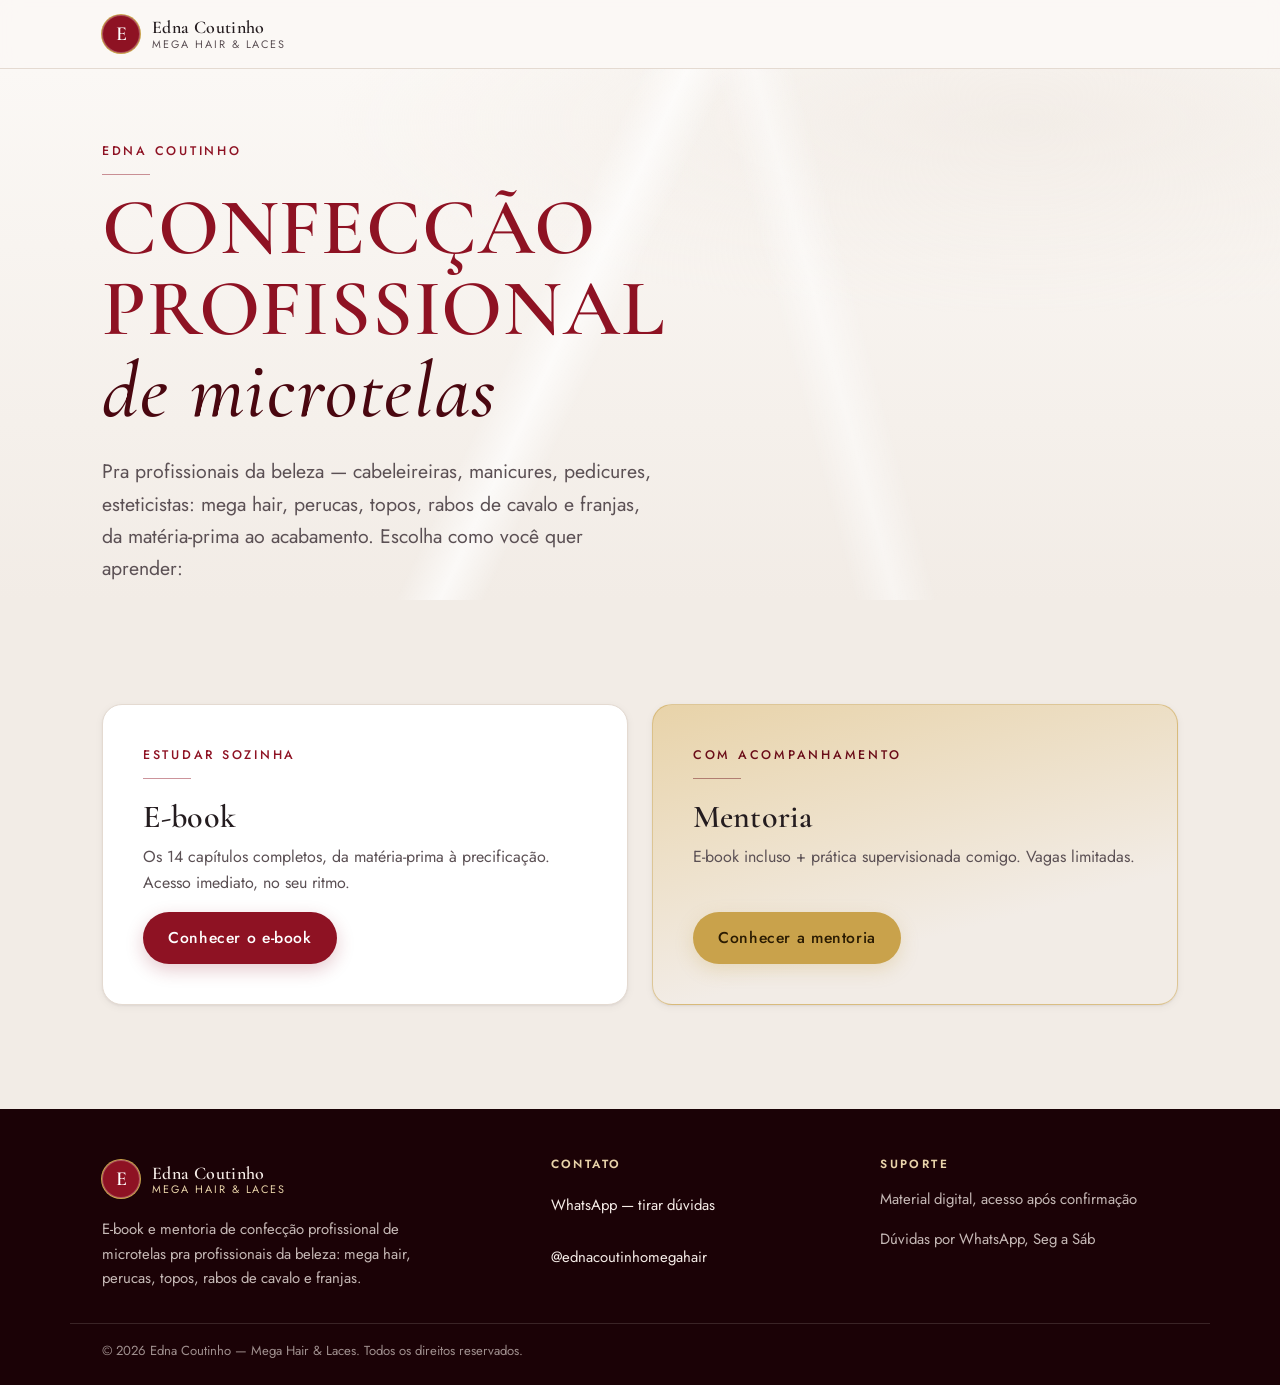
<file: index.html>
<!doctype html>
<html lang="pt-BR">
<head>
<meta charset="utf-8">
<meta name="viewport" content="width=device-width, initial-scale=1, viewport-fit=cover">
<title>Edna Coutinho — Confecção Profissional</title>
<meta name="description" content="E-book e mentoria de confecção profissional de microtelas pra profissionais da beleza: mega hair, perucas, topos, rabos de cavalo e franjas, com a Edna Coutinho.">
<meta name="theme-color" content="#8E1223">
<link rel="canonical" href="https://ednacoutinho.com.br/">

<meta property="og:type" content="website">
<meta property="og:locale" content="pt_BR">
<meta property="og:site_name" content="Edna Coutinho — Mega Hair &amp; Laces">
<meta property="og:title" content="Edna Coutinho — Confecção Profissional">
<meta property="og:description" content="E-book e mentoria de confecção profissional de microtelas pra profissionais da beleza, com a Edna Coutinho.">
<meta property="og:url" content="https://ednacoutinho.com.br/">
<meta property="og:image" content="https://ednacoutinho.com.br/assets/img/og-cover.jpg">
<meta name="twitter:card" content="summary_large_image">

<link rel="icon" href="assets/img/favicon.svg" type="image/svg+xml">
<link rel="apple-touch-icon" href="assets/img/favicon.svg">

<link rel="preconnect" href="https://fonts.googleapis.com">
<link rel="preconnect" href="https://fonts.gstatic.com" crossorigin>
<link rel="stylesheet" href="https://fonts.googleapis.com/css2?family=Cormorant+Garamond:ital,wght@0,500;0,600;0,700;1,600&family=Jost:wght@400;500;600&display=swap">
<link rel="stylesheet" href="assets/css/styles.css">
<script>document.documentElement.classList.add("js");</script>
</head>
<body>
<a class="skip-link" href="#conteudo">Pular para o conteúdo</a>

<!-- ============ CABEÇALHO ============ -->
<header class="site-header" id="topo">
  <div class="wrap site-header__inner">
    <a class="brand" href="index.html" aria-label="Edna Coutinho — página inicial">
      <span class="brand__mark" aria-hidden="true">E</span>
      <span class="brand__text">
        <strong>Edna Coutinho</strong>
        <small>Mega Hair &amp; Laces</small>
      </span>
    </a>
  </div>
</header>

<main id="conteudo">

<!-- ============ HERO ============ -->
<section class="hero">
  <div class="wrap">
    <div class="hero__copy reveal" style="max-width:70ch">
      <p class="eyebrow reveal">Edna Coutinho</p>
      <h1 class="display reveal">Confecção profissional<br><em>de microtelas</em></h1>
      <p class="hero__lead reveal">
        Pra profissionais da beleza — cabeleireiras, manicures, pedicures, esteticistas: mega hair,
        perucas, topos, rabos de cavalo e franjas, da matéria-prima ao acabamento. Escolha como você
        quer aprender:
      </p>
    </div>
  </div>
</section>

<!-- ============ ESCOLHA ============ -->
<section class="section section--tinted" id="escolha">
  <div class="wrap">
    <div class="hub-choice reveal">
      <a class="hub-choice__card" href="ebook.html">
        <span class="eyebrow">Estudar sozinha</span>
        <h2 class="h2" style="font-size:2rem">E-book</h2>
        <p>Os 14 capítulos completos, da matéria-prima à precificação. Acesso imediato, no seu ritmo.</p>
        <span class="btn btn--primary">Conhecer o e-book</span>
      </a>
      <a class="hub-choice__card hub-choice__card--gold" href="mentoria.html">
        <span class="eyebrow eyebrow--on-gold">Com acompanhamento</span>
        <h2 class="h2" style="font-size:2rem">Mentoria</h2>
        <p>E-book incluso + prática supervisionada comigo. Vagas limitadas.</p>
        <span class="btn btn--gold">Conhecer a mentoria</span>
      </a>
    </div>
  </div>
</section>

</main>

<!-- ============ RODAPÉ ============ -->
<footer class="site-footer">
  <div class="wrap site-footer__grid">
    <div>
      <a class="brand brand--footer" href="index.html">
        <span class="brand__mark" aria-hidden="true">E</span>
        <span class="brand__text">
          <strong>Edna Coutinho</strong>
          <small>Mega Hair &amp; Laces</small>
        </span>
      </a>
      <p class="site-footer__about">E-book e mentoria de confecção profissional de microtelas pra profissionais da beleza: mega hair, perucas, topos, rabos de cavalo e franjas.</p>
    </div>

    <div>
      <h2 class="site-footer__title">Contato</h2>
      <ul class="site-footer__list">
        <li><a data-wa href="#">WhatsApp — tirar dúvidas</a></li>
        <li><a data-instagram href="https://instagram.com/ednacoutinhomegahair" rel="me noopener" target="_blank">@ednacoutinhomegahair</a></li>
      </ul>
    </div>

    <div>
      <h2 class="site-footer__title">Suporte</h2>
      <!-- AJUSTE: horário real de resposta em assets/js/config.js -->
      <ul class="site-footer__list">
        <li data-address>Material digital, acesso após confirmação</li>
        <li data-hours>Dúvidas por WhatsApp, Seg a Sáb</li>
      </ul>
    </div>
  </div>

  <div class="wrap site-footer__bottom">
    <p>&copy; <span data-year>2026</span> Edna Coutinho — Mega Hair &amp; Laces. Todos os direitos reservados.</p>
  </div>
</footer>


<script type="application/ld+json">
{
  "@context": "https://schema.org",
  "@type": "ItemList",
  "itemListElement": [
    {
      "@type": "ListItem",
      "position": 1,
      "name": "E-book — Confecção Profissional de Microtelas",
      "url": "https://ednacoutinho.com.br/ebook.html"
    },
    {
      "@type": "ListItem",
      "position": 2,
      "name": "Mentoria — Confecção Profissional de Microtelas",
      "url": "https://ednacoutinho.com.br/mentoria.html"
    }
  ]
}
</script>

<script src="assets/js/config.js"></script>
<script src="assets/js/main.js" defer></script>
</body>
</html>
</file>
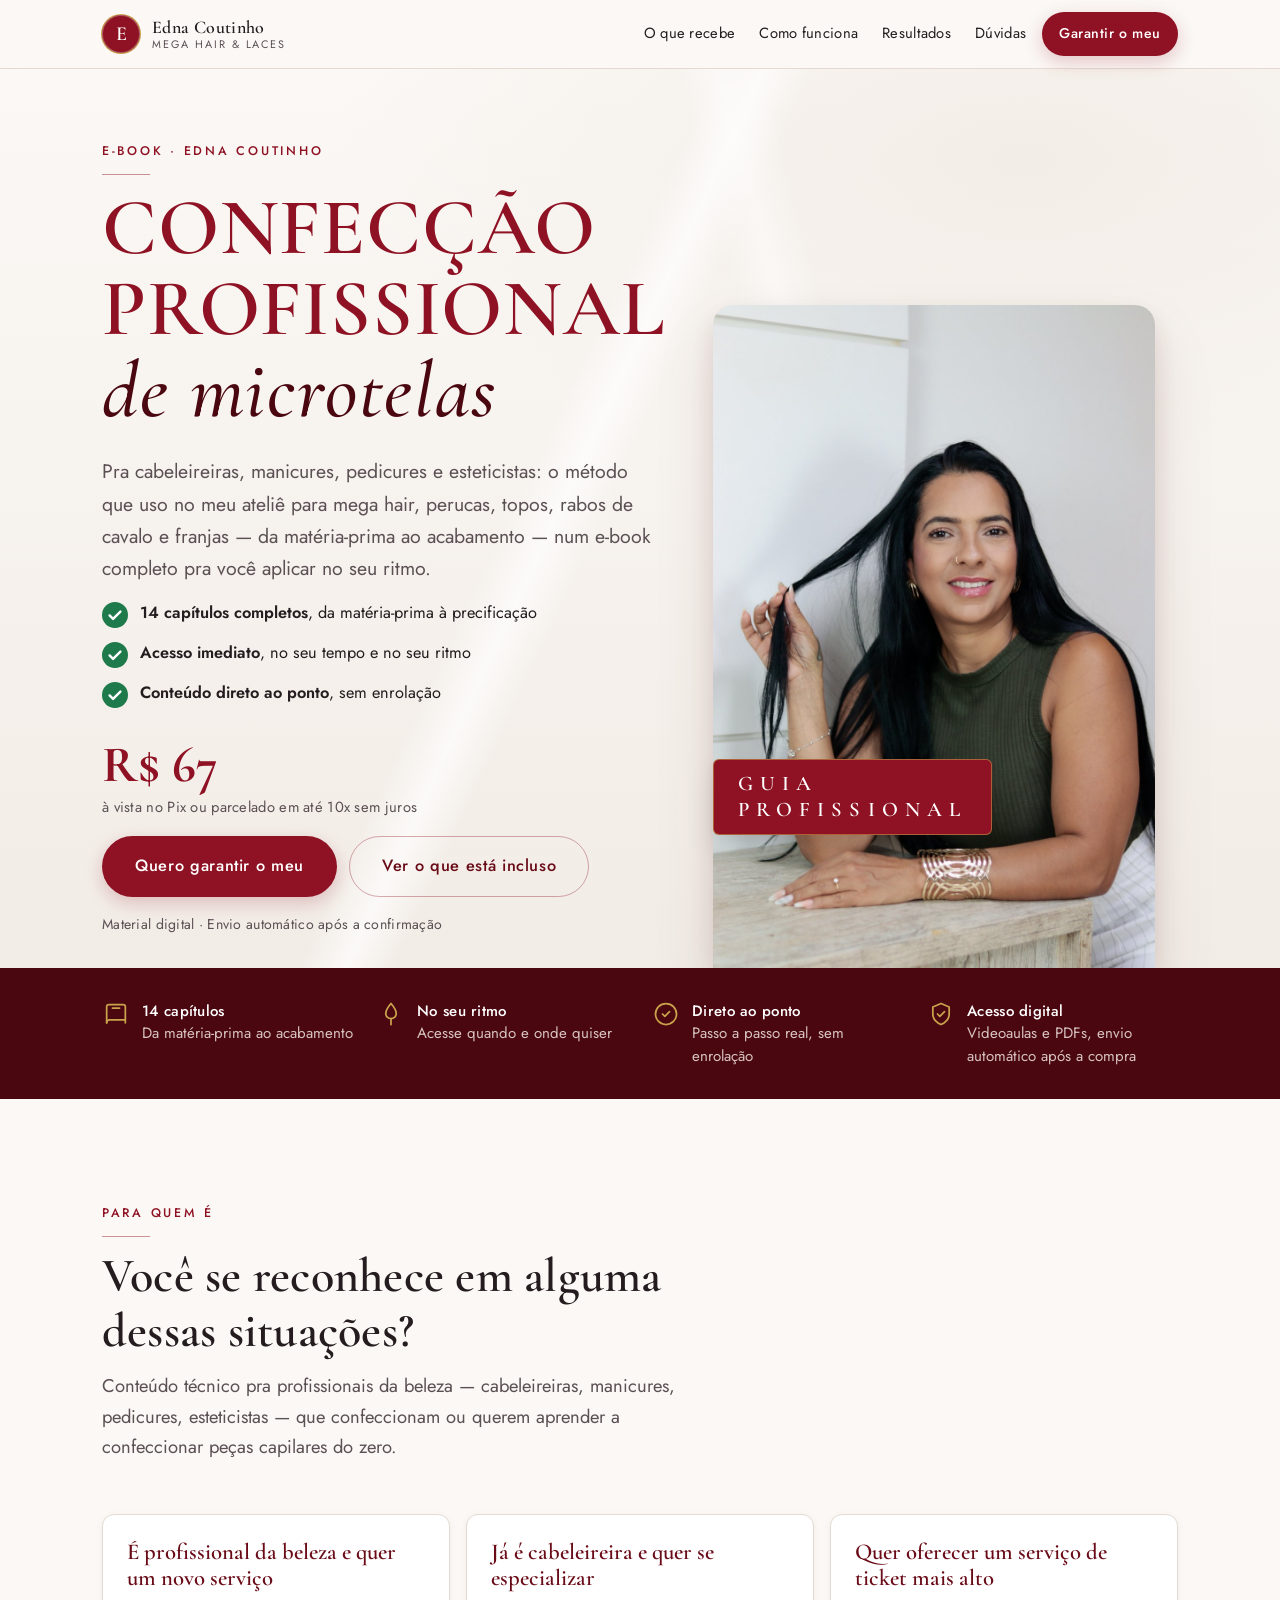
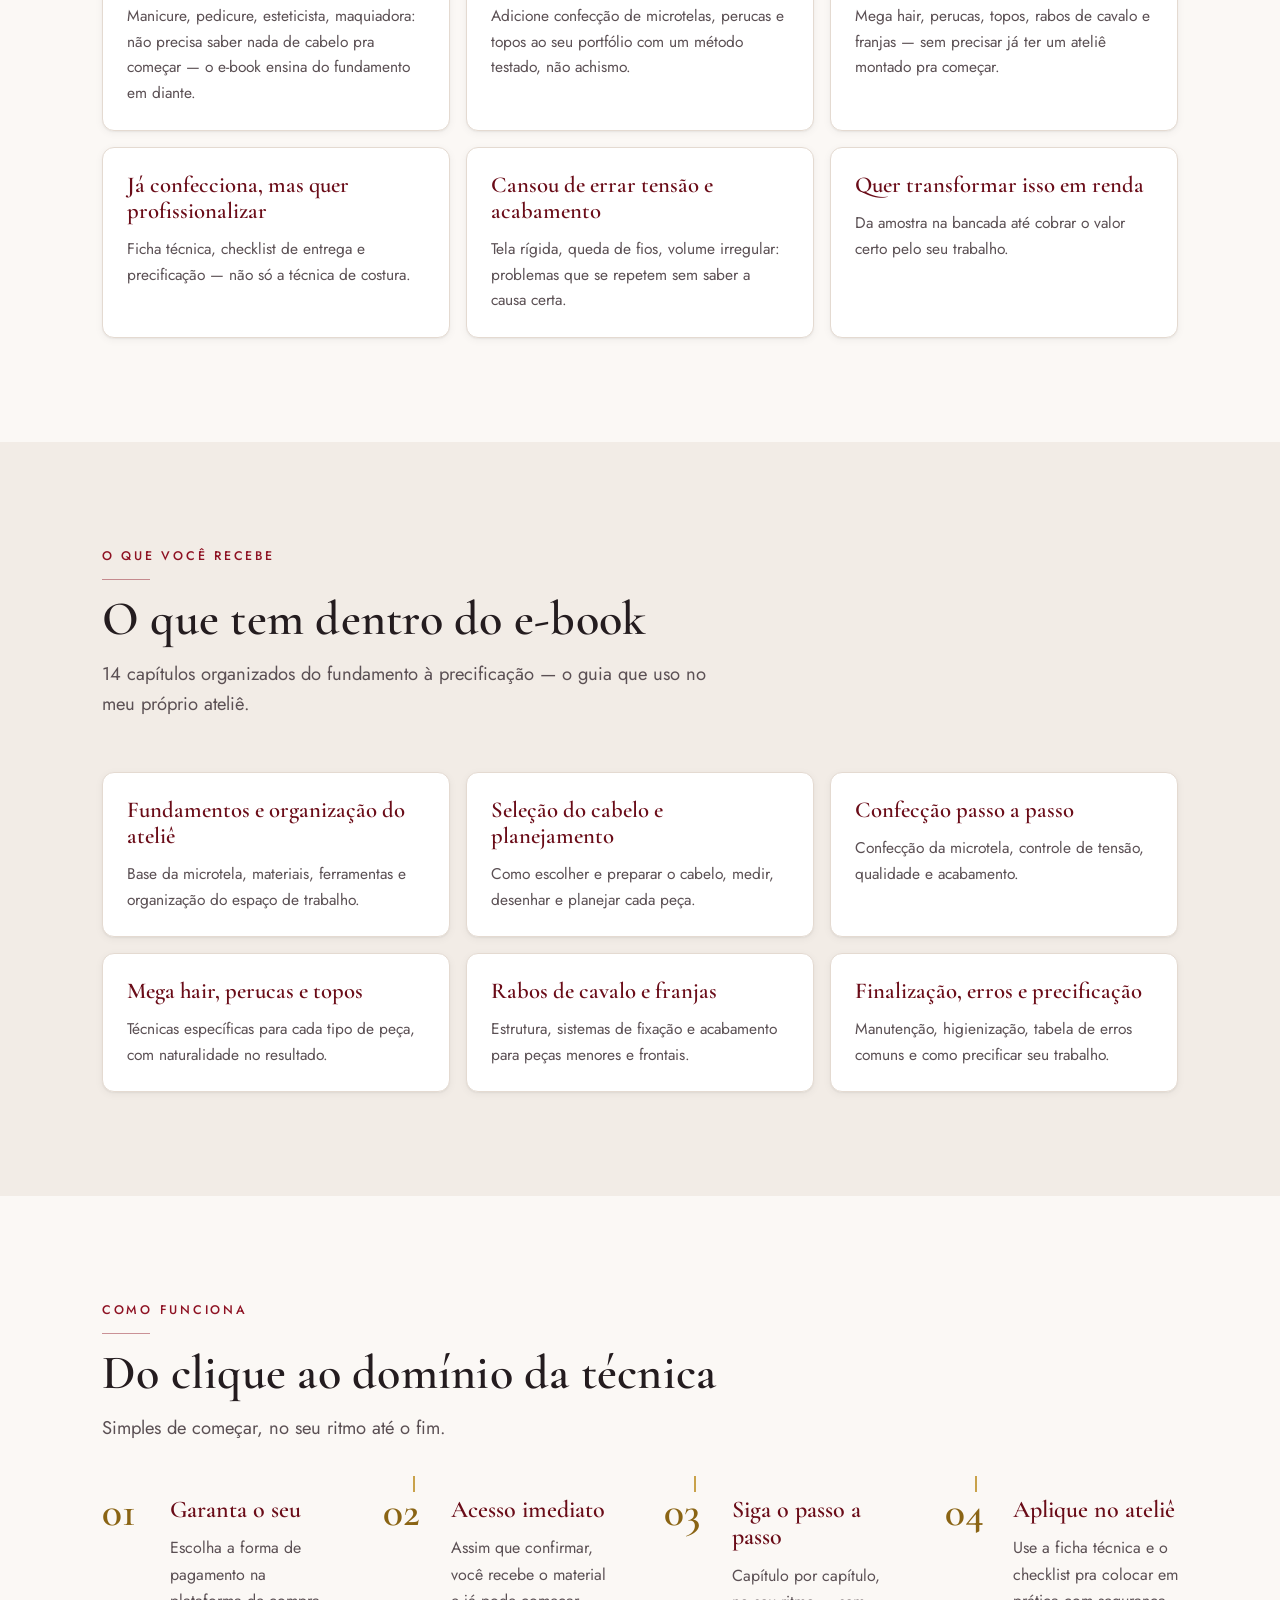
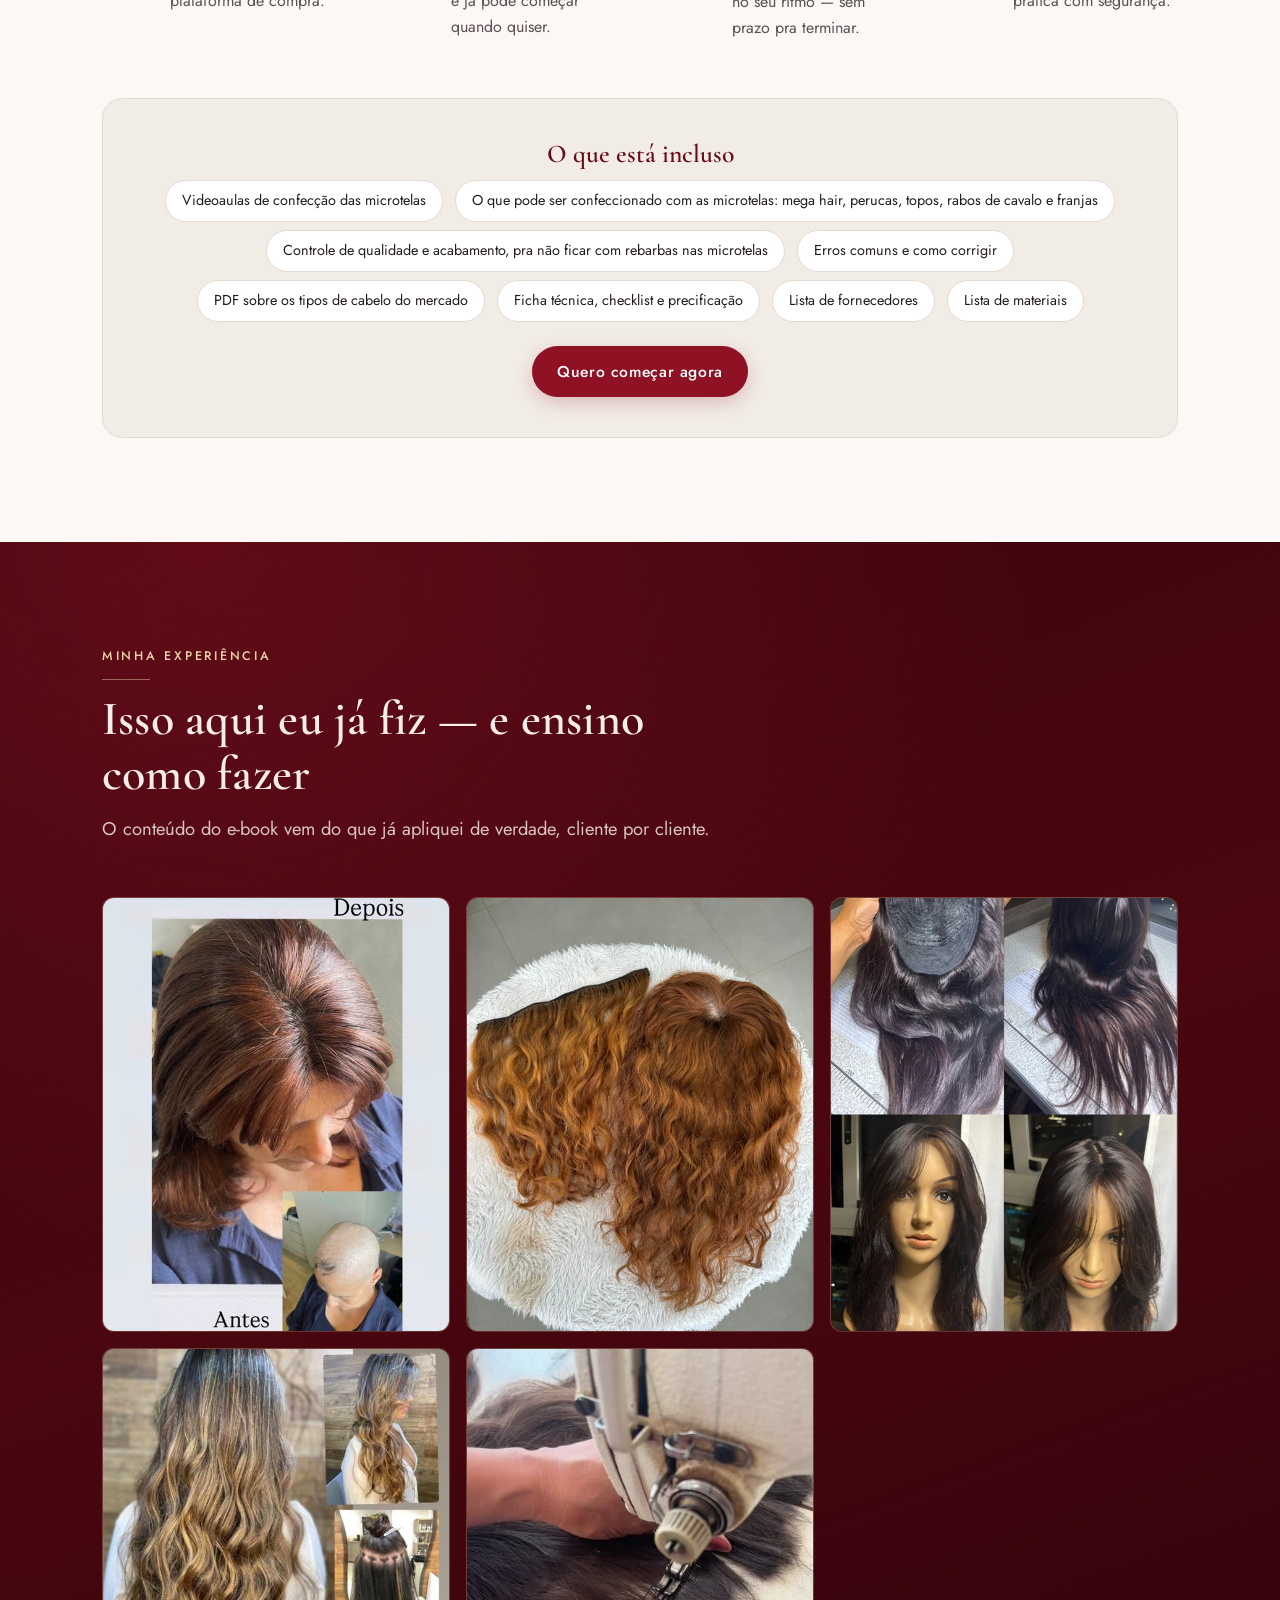
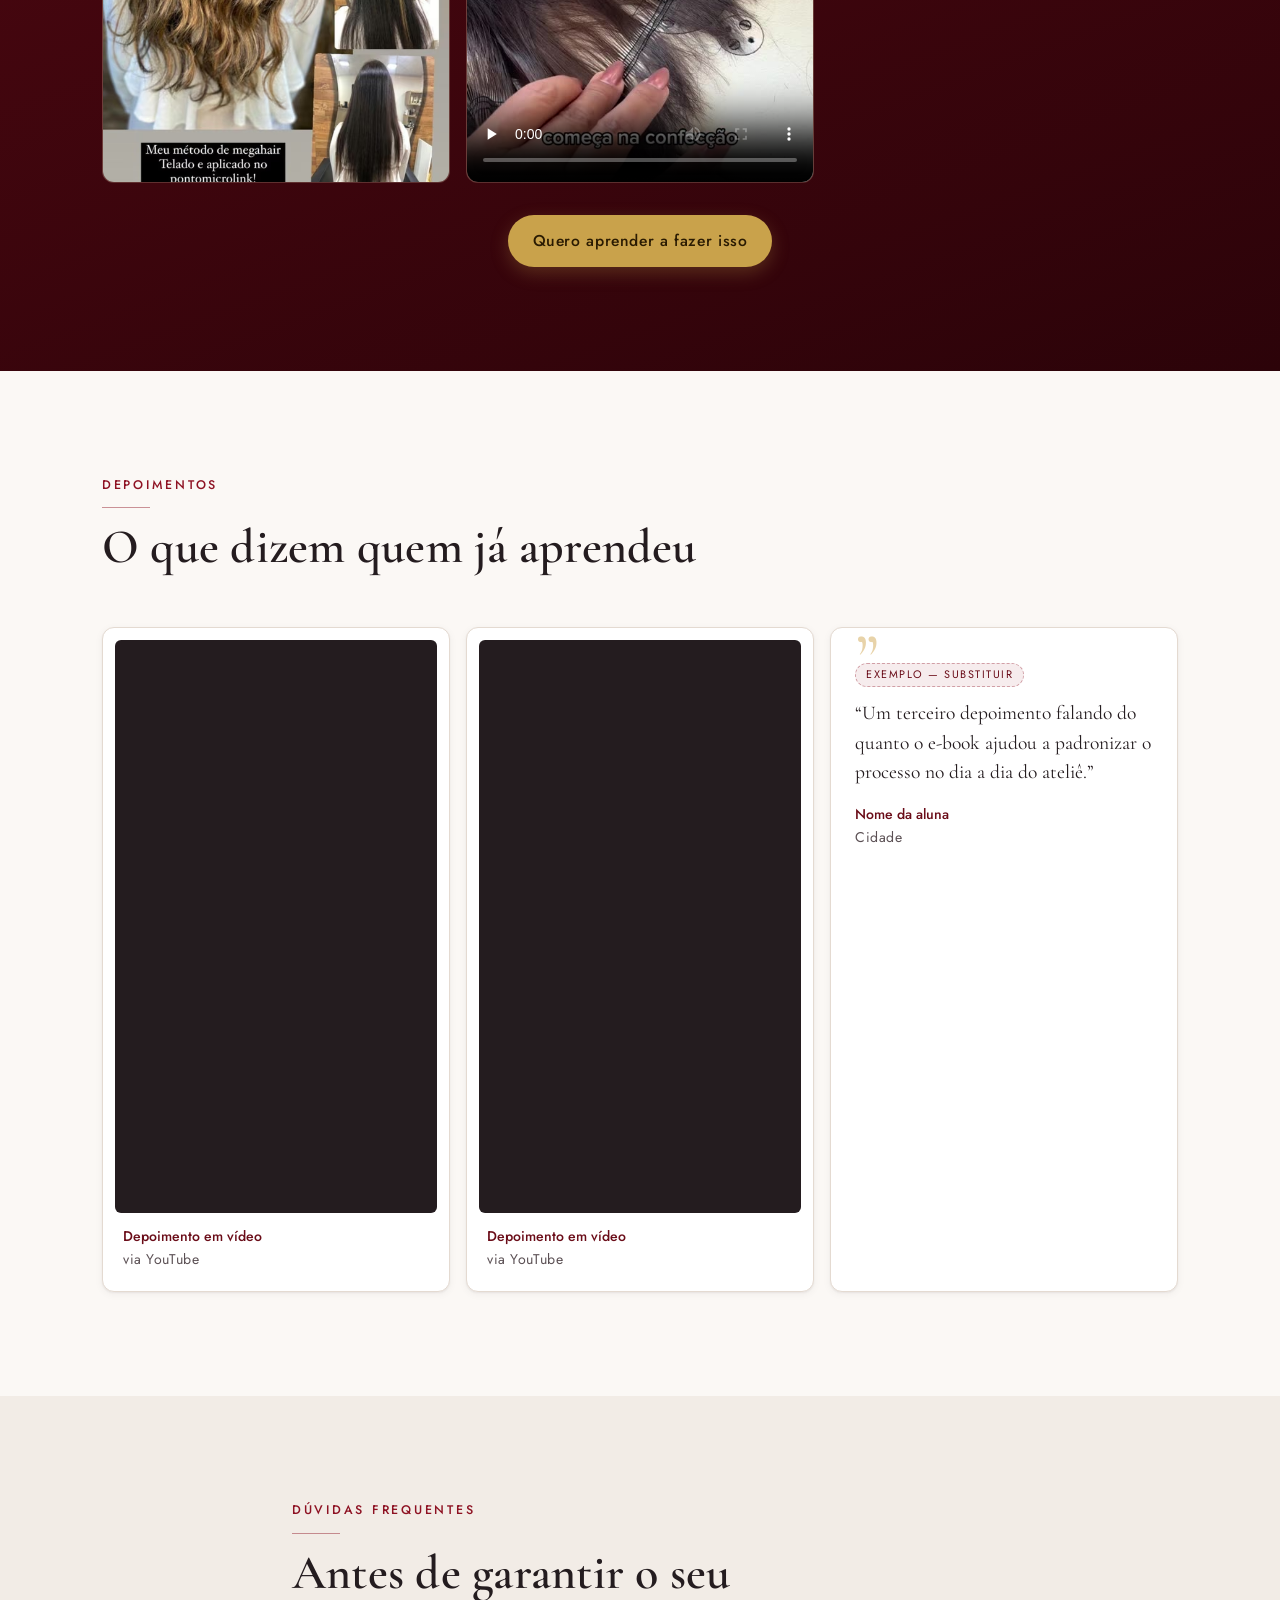
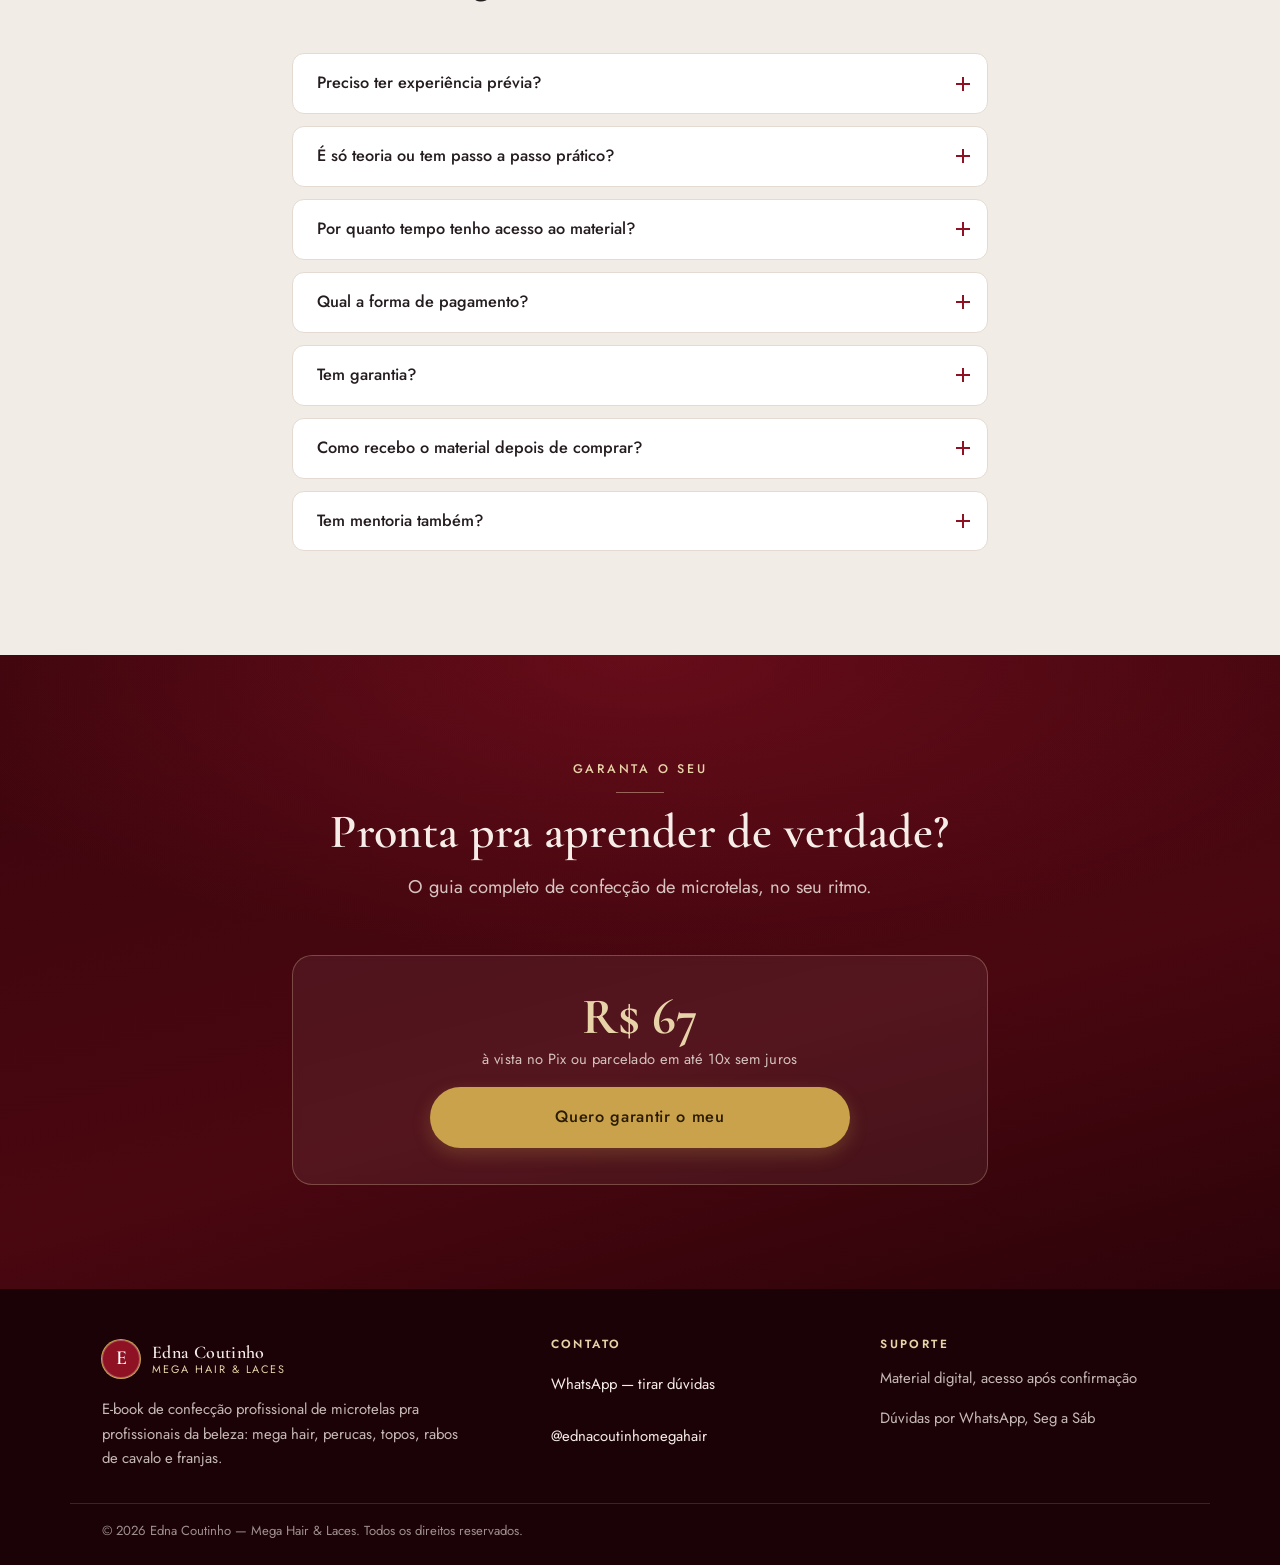
<file: ebook.html>
<!doctype html>
<html lang="pt-BR">
<head>
<meta charset="utf-8">
<meta name="viewport" content="width=device-width, initial-scale=1, viewport-fit=cover">
<title>E-book: Confecção Profissional de Microtelas | Edna Coutinho</title>
<meta name="description" content="E-book de confecção de microtelas pra profissionais da beleza — cabeleireiras, manicures, pedicures, esteticistas: mega hair, perucas, topos, rabos de cavalo e franjas, da matéria-prima ao acabamento.">
<meta name="theme-color" content="#8E1223">
<link rel="canonical" href="https://ednacoutinho.com.br/ebook.html">

<meta property="og:type" content="website">
<meta property="og:locale" content="pt_BR">
<meta property="og:site_name" content="Edna Coutinho — Mega Hair &amp; Laces">
<meta property="og:title" content="E-book: Confecção Profissional de Microtelas">
<meta property="og:description" content="O método que a Edna usa no próprio ateliê — pra cabeleireiras, manicures, pedicures e esteticistas — da matéria-prima ao acabamento, num e-book completo pra aplicar no seu ritmo.">
<meta property="og:url" content="https://ednacoutinho.com.br/ebook.html">
<meta property="og:image" content="https://ednacoutinho.com.br/assets/img/og-cover.jpg">
<meta name="twitter:card" content="summary_large_image">

<link rel="icon" href="assets/img/favicon.svg" type="image/svg+xml">
<link rel="apple-touch-icon" href="assets/img/favicon.svg">

<link rel="preconnect" href="https://fonts.googleapis.com">
<link rel="preconnect" href="https://fonts.gstatic.com" crossorigin>
<link rel="stylesheet" href="https://fonts.googleapis.com/css2?family=Cormorant+Garamond:ital,wght@0,500;0,600;0,700;1,600&family=Jost:wght@400;500;600&display=swap">
<link rel="stylesheet" href="assets/css/styles.css">
<script>document.documentElement.classList.add("js");</script>
</head>
<body>
<a class="skip-link" href="#conteudo">Pular para o conteúdo</a>

<!-- ============ CABEÇALHO ============ -->
<header class="site-header" id="topo">
  <div class="wrap site-header__inner">
    <a class="brand" href="index.html" aria-label="Edna Coutinho — página inicial">
      <span class="brand__mark" aria-hidden="true">E</span>
      <span class="brand__text">
        <strong>Edna Coutinho</strong>
        <small>Mega Hair &amp; Laces</small>
      </span>
    </a>

    <nav class="nav" aria-label="Navegação principal">
      <a href="#incluso">O que recebe</a>
      <a href="#como-funciona">Como funciona</a>
      <a href="#resultados">Resultados</a>
      <a href="#duvidas">Dúvidas</a>
    </nav>

    <a class="btn btn--primary btn--sm site-header__cta" data-checkout="ebook" href="https://pay.hotmart.com/H107957378V" target="_blank" rel="noopener">
      Garantir o meu
    </a>
  </div>
</header>

<main id="conteudo">

<!-- ============ HERO ============ -->
<section class="hero">
  <div class="wrap hero__grid">
    <div class="hero__copy">
      <p class="eyebrow reveal">E-book · Edna Coutinho</p>

      <h1 class="display reveal">
        Confecção profissional<br>
        <em>de microtelas</em>
      </h1>

      <p class="hero__lead reveal">
        Pra cabeleireiras, manicures, pedicures e esteticistas: o método que uso no meu ateliê para
        mega hair, perucas, topos, rabos de cavalo e franjas — da matéria-prima ao acabamento — num
        e-book completo pra você aplicar no seu ritmo.
      </p>

      <ul class="checks reveal">
        <li>
          <svg class="ico-check" viewBox="0 0 24 24" aria-hidden="true"><circle cx="12" cy="12" r="12"/><path d="M7 12.4l3.2 3.2L17 8.8" fill="none" stroke="#fff" stroke-width="2.2" stroke-linecap="round" stroke-linejoin="round"/></svg>
          <span><strong>14 capítulos completos</strong>, da matéria-prima à precificação</span>
        </li>
        <li>
          <svg class="ico-check" viewBox="0 0 24 24" aria-hidden="true"><circle cx="12" cy="12" r="12"/><path d="M7 12.4l3.2 3.2L17 8.8" fill="none" stroke="#fff" stroke-width="2.2" stroke-linecap="round" stroke-linejoin="round"/></svg>
          <span><strong>Acesso imediato</strong>, no seu tempo e no seu ritmo</span>
        </li>
        <li>
          <svg class="ico-check" viewBox="0 0 24 24" aria-hidden="true"><circle cx="12" cy="12" r="12"/><path d="M7 12.4l3.2 3.2L17 8.8" fill="none" stroke="#fff" stroke-width="2.2" stroke-linecap="round" stroke-linejoin="round"/></svg>
          <span><strong>Conteúdo direto ao ponto</strong>, sem enrolação</span>
        </li>
      </ul>

      <p class="price reveal">
        <strong class="price__value">R$ 67</strong>
        <span class="price__note">à vista no Pix ou parcelado em até 10x sem juros</span>
      </p>

      <div class="hero__actions reveal">
        <a class="btn btn--primary btn--lg" data-checkout="ebook" href="https://pay.hotmart.com/H107957378V" target="_blank" rel="noopener">
          Quero garantir o meu
        </a>
        <a class="btn btn--ghost btn--lg" href="#incluso">Ver o que está incluso</a>
      </div>

      <p class="hero__note reveal">Material digital · Envio automático após a confirmação</p>
    </div>

    <div class="hero__media reveal">
      <figure class="portrait">
        <img src="assets/img/hero-retrato.jpg" width="1000" height="1500"
             alt="Edna Coutinho sorrindo, com cabelo longo, liso e brilhante">
      </figure>
      <div class="portrait__badge">
        <span class="portrait__badge-line">Guia</span>
        <span class="portrait__badge-line">Profissional</span>
      </div>
    </div>
  </div>
</section>

<!-- ============ FAIXA DE CONFIANÇA ============ -->
<section class="trust" aria-label="Diferenciais em resumo">
  <div class="wrap trust__grid">
    <div class="trust__item reveal">
      <svg class="ico-trust" viewBox="0 0 24 24" aria-hidden="true" fill="none" stroke="currentColor" stroke-width="1.5" stroke-linecap="round" stroke-linejoin="round"><path d="M4 19.5V6a2 2 0 0 1 2-2h12a2 2 0 0 1 2 2v13.5"/><path d="M4 19.5A2.5 2.5 0 0 1 6.5 17H20"/><path d="M9 7h6"/></svg>
      <p><strong>14 capítulos</strong><br>Da matéria-prima ao acabamento</p>
    </div>
    <div class="trust__item reveal">
      <svg class="ico-trust" viewBox="0 0 24 24" aria-hidden="true" fill="none" stroke="currentColor" stroke-width="1.5" stroke-linecap="round" stroke-linejoin="round"><path d="M12 3c3 3.5 4.5 6 4.5 8.5A4.5 4.5 0 0 1 12 16a4.5 4.5 0 0 1-4.5-4.5C7.5 9 9 6.5 12 3Z"/><path d="M12 16v5"/></svg>
      <p><strong>No seu ritmo</strong><br>Acesse quando e onde quiser</p>
    </div>
    <div class="trust__item reveal">
      <svg class="ico-trust" viewBox="0 0 24 24" aria-hidden="true" fill="none" stroke="currentColor" stroke-width="1.5" stroke-linecap="round" stroke-linejoin="round"><path d="M9 12l2 2 4-4"/><circle cx="12" cy="12" r="9"/></svg>
      <p><strong>Direto ao ponto</strong><br>Passo a passo real, sem enrolação</p>
    </div>
    <div class="trust__item reveal">
      <svg class="ico-trust" viewBox="0 0 24 24" aria-hidden="true" fill="none" stroke="currentColor" stroke-width="1.5" stroke-linecap="round" stroke-linejoin="round"><path d="M12 3l7 3v6c0 4-3 7.3-7 9-4-1.7-7-5-7-9V6l7-3Z"/><path d="M9 12l2 2 4-4"/></svg>
      <p><strong>Acesso digital</strong><br>Videoaulas e PDFs, envio automático após a compra</p>
    </div>
  </div>
</section>

<!-- ============ PARA QUEM É ============ -->
<section class="section" id="para-quem">
  <div class="wrap">
    <header class="section__head reveal">
      <p class="eyebrow">Para quem é</p>
      <h2 class="h2">Você se reconhece em alguma dessas situações?</h2>
      <p class="section__lead">
        Conteúdo técnico pra profissionais da beleza — cabeleireiras, manicures, pedicures, esteticistas — que confeccionam ou querem aprender a confeccionar peças capilares do zero.
      </p>
    </header>

    <ul class="cards reveal">
      <li class="card">
        <h3>É profissional da beleza e quer um novo serviço</h3>
        <p>Manicure, pedicure, esteticista, maquiadora: não precisa saber nada de cabelo pra começar — o e-book ensina do fundamento em diante.</p>
      </li>
      <li class="card">
        <h3>Já é cabeleireira e quer se especializar</h3>
        <p>Adicione confecção de microtelas, perucas e topos ao seu portfólio com um método testado, não achismo.</p>
      </li>
      <li class="card">
        <h3>Quer oferecer um serviço de ticket mais alto</h3>
        <p>Mega hair, perucas, topos, rabos de cavalo e franjas — sem precisar já ter um ateliê montado pra começar.</p>
      </li>
      <li class="card">
        <h3>Já confecciona, mas quer profissionalizar</h3>
        <p>Ficha técnica, checklist de entrega e precificação — não só a técnica de costura.</p>
      </li>
      <li class="card">
        <h3>Cansou de errar tensão e acabamento</h3>
        <p>Tela rígida, queda de fios, volume irregular: problemas que se repetem sem saber a causa certa.</p>
      </li>
      <li class="card">
        <h3>Quer transformar isso em renda</h3>
        <p>Da amostra na bancada até cobrar o valor certo pelo seu trabalho.</p>
      </li>
    </ul>
  </div>
</section>

<!-- ============ O QUE VOCÊ RECEBE ============ -->
<section class="section section--tinted" id="incluso">
  <div class="wrap">
    <header class="section__head reveal">
      <p class="eyebrow">O que você recebe</p>
      <h2 class="h2">O que tem dentro do e-book</h2>
      <p class="section__lead">14 capítulos organizados do fundamento à precificação — o guia que uso no meu próprio ateliê.</p>
    </header>

    <ul class="cards reveal">
      <li class="card">
        <h3>Fundamentos e organização do ateliê</h3>
        <p>Base da microtela, materiais, ferramentas e organização do espaço de trabalho.</p>
      </li>
      <li class="card">
        <h3>Seleção do cabelo e planejamento</h3>
        <p>Como escolher e preparar o cabelo, medir, desenhar e planejar cada peça.</p>
      </li>
      <li class="card">
        <h3>Confecção passo a passo</h3>
        <p>Confecção da microtela, controle de tensão, qualidade e acabamento.</p>
      </li>
      <li class="card">
        <h3>Mega hair, perucas e topos</h3>
        <p>Técnicas específicas para cada tipo de peça, com naturalidade no resultado.</p>
      </li>
      <li class="card">
        <h3>Rabos de cavalo e franjas</h3>
        <p>Estrutura, sistemas de fixação e acabamento para peças menores e frontais.</p>
      </li>
      <li class="card">
        <h3>Finalização, erros e precificação</h3>
        <p>Manutenção, higienização, tabela de erros comuns e como precificar seu trabalho.</p>
      </li>
    </ul>
  </div>
</section>

<!-- ============ COMO FUNCIONA ============ -->
<section class="section" id="como-funciona">
  <div class="wrap">
    <header class="section__head reveal">
      <p class="eyebrow">Como funciona</p>
      <h2 class="h2">Do clique ao domínio da técnica</h2>
      <p class="section__lead">Simples de começar, no seu ritmo até o fim.</p>
    </header>

    <ol class="steps reveal">
      <li class="step">
        <span class="step__num" aria-hidden="true">01</span>
        <h3>Garanta o seu</h3>
        <p>Escolha a forma de pagamento na plataforma de compra.</p>
      </li>
      <li class="step">
        <span class="step__num" aria-hidden="true">02</span>
        <h3>Acesso imediato</h3>
        <p>Assim que confirmar, você recebe o material e já pode começar quando quiser.</p>
      </li>
      <li class="step">
        <span class="step__num" aria-hidden="true">03</span>
        <h3>Siga o passo a passo</h3>
        <p>Capítulo por capítulo, no seu ritmo — sem prazo pra terminar.</p>
      </li>
      <li class="step">
        <span class="step__num" aria-hidden="true">04</span>
        <h3>Aplique no ateliê</h3>
        <p>Use a ficha técnica e o checklist pra colocar em prática com segurança.</p>
      </li>
    </ol>

    <div class="included reveal">
      <h3 class="included__title">O que está incluso</h3>
      <ul class="included__list">
        <li>Videoaulas de confecção das microtelas</li>
        <li>O que pode ser confeccionado com as microtelas: mega hair, perucas, topos, rabos de cavalo e franjas</li>
        <li>Controle de qualidade e acabamento, pra não ficar com rebarbas nas microtelas</li>
        <li>Erros comuns e como corrigir</li>
        <li>PDF sobre os tipos de cabelo do mercado</li>
        <li>Ficha técnica, checklist e precificação</li>
        <li>Lista de fornecedores</li>
        <li>Lista de materiais</li>
      </ul>
      <a class="btn btn--primary" data-checkout="ebook" href="https://pay.hotmart.com/H107957378V" target="_blank" rel="noopener">Quero começar agora</a>
    </div>
  </div>
</section>

<!-- ============ RESULTADOS / GALERIA ============ -->
<section class="section section--dark" id="resultados">
  <div class="wrap">
    <header class="section__head section__head--light reveal">
      <p class="eyebrow eyebrow--gold">Minha experiência</p>
      <h2 class="h2">Isso aqui eu já fiz — e ensino como fazer</h2>
      <p class="section__lead">O conteúdo do e-book vem do que já apliquei de verdade, cliente por cliente.</p>
    </header>

    <ul class="gallery reveal">
      <li class="gallery__item">
        <img src="assets/img/resultado-1.avif" width="560" height="754" loading="lazy" decoding="async" alt="Antes e depois de peruca em cliente com perda capilar: cabelo castanho estiloso depois, couro cabeludo raspado antes">
      </li>
      <li class="gallery__item">
        <img src="assets/img/resultado-2.avif" width="560" height="747" loading="lazy" decoding="async" alt="Duas peças de cabelo cacheado ruivo-acobreado prontas, uma peruca e uma faixa de cabelo">
      </li>
      <li class="gallery__item">
        <img src="assets/img/resultado-3.avif" width="560" height="996" loading="lazy" decoding="async" alt="Sequência mostrando a base de uma peruca sendo montada até o resultado final em um busto">
      </li>
      <li class="gallery__item">
        <img src="assets/img/resultado-4.avif" width="560" height="996" loading="lazy" decoding="async" alt="Sequência de mega hair aplicado com micro link: cabelo castanho ondulado com luzes, de costas e de perfil">
      </li>
      <li class="gallery__item">
        <video controls preload="none" playsinline poster="assets/img/servico-microtela-poster.jpg" aria-label="Vídeo: Edna Coutinho costurando uma microtela extremamente fina na máquina, com atenção aos detalhes">
          <source src="assets/video/servico-microtela.mp4" type="video/mp4">
          Seu navegador não reproduz vídeo. <a href="assets/video/servico-microtela.mp4">Baixar o vídeo</a>.
        </video>
      </li>
    </ul>

    <p class="gallery__cta reveal">
      <a class="btn btn--gold" data-checkout="ebook" href="https://pay.hotmart.com/H107957378V" target="_blank" rel="noopener">Quero aprender a fazer isso</a>
    </p>
  </div>
</section>

<!-- ============ DEPOIMENTOS ============ -->
<section class="section" id="depoimentos">
  <div class="wrap">
    <header class="section__head reveal">
      <p class="eyebrow">Depoimentos</p>
      <h2 class="h2">O que dizem quem já aprendeu</h2>
    </header>

    <!--
      ⚠️ IMPORTANTE: o depoimento em texto abaixo é EXEMPLO de formato, não é real.
      Substitua pelo texto e pelo nome de clientes/alunas reais e apague o selo "exemplo"
      (<span class="quote__flag">…</span>) de cada card antes de publicar.
    -->
    <ul class="quotes reveal">
      <li class="quote quote--video">
        <div class="quote__video">
          <iframe src="https://www.youtube-nocookie.com/embed/ZZuKn8R7alw" title="Depoimento em vídeo" loading="lazy" allow="accelerometer; autoplay; clipboard-write; encrypted-media; gyroscope; picture-in-picture; web-share" allowfullscreen></iframe>
        </div>
        <p class="quote__author">Depoimento em vídeo<span>via YouTube</span></p>
      </li>
      <li class="quote quote--video">
        <div class="quote__video">
          <iframe src="https://www.youtube-nocookie.com/embed/-Qb_qn7Nm0k" title="Depoimento em vídeo" loading="lazy" allow="accelerometer; autoplay; clipboard-write; encrypted-media; gyroscope; picture-in-picture; web-share" allowfullscreen></iframe>
        </div>
        <p class="quote__author">Depoimento em vídeo<span>via YouTube</span></p>
      </li>
      <li class="quote">
        <span class="quote__flag">exemplo — substituir</span>
        <p class="quote__text">&ldquo;Um terceiro depoimento falando do quanto o e-book ajudou a padronizar o processo no dia a dia do ateliê.&rdquo;</p>
        <p class="quote__author">Nome da aluna<span>Cidade</span></p>
      </li>
    </ul>
  </div>
</section>

<!-- ============ FAQ ============ -->
<section class="section section--tinted" id="duvidas">
  <div class="wrap wrap--narrow">
    <header class="section__head reveal">
      <p class="eyebrow">Dúvidas frequentes</p>
      <h2 class="h2">Antes de garantir o seu</h2>
    </header>

    <div class="faq reveal">
      <details class="faq__item">
        <summary>Preciso ter experiência prévia?</summary>
        <div class="faq__answer"><p>Não precisa. O e-book começa dos fundamentos da microtela — funciona tanto pra quem já trabalha com cabelo quanto pra quem vem de outra área da beleza (manicure, pedicure, estética) e quer aprender essa técnica do zero.</p></div>
      </details>
      <details class="faq__item">
        <summary>É só teoria ou tem passo a passo prático?</summary>
        <div class="faq__answer"><p>É prático. Da seleção do cabelo à ficha técnica de entrega, cada capítulo traz o passo a passo do que fazer — não é uma leitura teórica solta.</p></div>
      </details>
      <details class="faq__item">
        <summary>Por quanto tempo tenho acesso ao material?</summary>
        <div class="faq__answer"><p>O acesso é vitalício — depois de comprar, o material é seu pra sempre, sem prazo de expiração.</p></div>
      </details>
      <details class="faq__item">
        <summary>Qual a forma de pagamento?</summary>
        <div class="faq__answer"><p>À vista no Pix ou parcelado em até 10x sem juros.</p></div>
      </details>
      <details class="faq__item">
        <summary>Tem garantia?</summary>
        <div class="faq__answer"><p>Sim, de acordo com as diretrizes da plataforma de venda.</p></div>
      </details>
      <details class="faq__item">
        <summary>Como recebo o material depois de comprar?</summary>
        <div class="faq__answer"><p>O acesso é enviado automaticamente para o seu e-mail assim que a compra é confirmada.</p></div>
      </details>
      <details class="faq__item">
        <summary>Tem mentoria também?</summary>
        <div class="faq__answer"><p>Tem! Se você quer prática supervisionada comigo, além do e-book, dá uma olhada na <a href="mentoria.html">mentoria de confecção profissional</a>.</p></div>
      </details>
    </div>
  </div>
</section>

<!-- ============ CTA FINAL ============ -->
<section class="section cta" id="agendar">
  <div class="wrap wrap--narrow">
    <header class="section__head section__head--light reveal">
      <p class="eyebrow eyebrow--gold">Garanta o seu</p>
      <h2 class="h2">Pronta pra aprender de verdade?</h2>
      <p class="section__lead">O guia completo de confecção de microtelas, no seu ritmo.</p>
    </header>

    <div class="cta__buy reveal">
      <p class="price price--on-dark">
        <strong class="price__value">R$ 67</strong>
        <span class="price__note">à vista no Pix ou parcelado em até 10x sem juros</span>
      </p>
      <a class="btn btn--gold btn--lg btn--block" data-checkout="ebook" href="https://pay.hotmart.com/H107957378V" target="_blank" rel="noopener">
        Quero garantir o meu
      </a>
    </div>
  </div>
</section>

</main>

<!-- ============ RODAPÉ ============ -->
<footer class="site-footer">
  <div class="wrap site-footer__grid">
    <div>
      <a class="brand brand--footer" href="index.html">
        <span class="brand__mark" aria-hidden="true">E</span>
        <span class="brand__text">
          <strong>Edna Coutinho</strong>
          <small>Mega Hair &amp; Laces</small>
        </span>
      </a>
      <p class="site-footer__about">E-book de confecção profissional de microtelas pra profissionais da beleza: mega hair, perucas, topos, rabos de cavalo e franjas.</p>
    </div>

    <div>
      <h2 class="site-footer__title">Contato</h2>
      <ul class="site-footer__list">
        <li><a data-wa href="#agendar">WhatsApp — tirar dúvidas</a></li>
        <li><a data-instagram href="https://instagram.com/ednacoutinhomegahair" rel="me noopener" target="_blank">@ednacoutinhomegahair</a></li>
      </ul>
    </div>

    <div>
      <h2 class="site-footer__title">Suporte</h2>
      <!-- AJUSTE: horário real de resposta em assets/js/config.js -->
      <ul class="site-footer__list">
        <li data-address>Material digital, acesso após confirmação</li>
        <li data-hours>Dúvidas por WhatsApp, Seg a Sáb</li>
      </ul>
    </div>
  </div>

  <div class="wrap site-footer__bottom">
    <p>&copy; <span data-year>2026</span> Edna Coutinho — Mega Hair &amp; Laces. Todos os direitos reservados.</p>
  </div>
</footer>

<!-- Barra fixa de CTA no mobile -->
<div class="sticky-cta">
  <a class="btn btn--primary btn--block" data-checkout="ebook" href="https://pay.hotmart.com/H107957378V" target="_blank" rel="noopener">
    Quero garantir o meu
  </a>
</div>

<script type="application/ld+json">
{
  "@context": "https://schema.org",
  "@type": "Product",
  "name": "E-book — Confecção Profissional de Microtelas | Edna Coutinho",
  "description": "Guia profissional de confecção de microtelas pra profissionais da beleza (cabeleireiras, manicures, pedicures, esteticistas): mega hair, perucas, topos, rabos de cavalo e franjas, da matéria-prima ao acabamento.",
  "brand": {
    "@type": "Brand",
    "name": "Edna Coutinho"
  },
  "url": "https://ednacoutinho.com.br/ebook.html",
  "image": "https://ednacoutinho.com.br/assets/img/og-cover.jpg",
  "offers": {
    "@type": "Offer",
    "price": "67.00",
    "priceCurrency": "BRL",
    "availability": "https://schema.org/InStock"
  }
}
</script>
<script type="application/ld+json">
{
  "@context": "https://schema.org",
  "@type": "FAQPage",
  "mainEntity": [
    {
      "@type": "Question",
      "name": "Preciso ter experiência prévia?",
      "acceptedAnswer": {
        "@type": "Answer",
        "text": "Não precisa. O e-book começa dos fundamentos da microtela e funciona tanto pra quem já trabalha com cabelo quanto pra quem vem de outra área da beleza, como manicure, pedicure ou estética."
      }
    },
    {
      "@type": "Question",
      "name": "É só teoria ou tem passo a passo prático?",
      "acceptedAnswer": {
        "@type": "Answer",
        "text": "É prático. Da seleção do cabelo à ficha técnica de entrega, cada capítulo traz o passo a passo do que fazer."
      }
    },
    {
      "@type": "Question",
      "name": "Por quanto tempo tenho acesso ao material?",
      "acceptedAnswer": {
        "@type": "Answer",
        "text": "O acesso é vitalício, sem prazo de expiração."
      }
    },
    {
      "@type": "Question",
      "name": "Qual a forma de pagamento?",
      "acceptedAnswer": {
        "@type": "Answer",
        "text": "À vista no Pix ou parcelado em até 10x sem juros."
      }
    },
    {
      "@type": "Question",
      "name": "Tem garantia?",
      "acceptedAnswer": {
        "@type": "Answer",
        "text": "Sim, de acordo com as diretrizes da plataforma de venda."
      }
    },
    {
      "@type": "Question",
      "name": "Como recebo o material depois de comprar?",
      "acceptedAnswer": {
        "@type": "Answer",
        "text": "O acesso é enviado automaticamente para o e-mail assim que a compra é confirmada."
      }
    }
  ]
}
</script>

<script src="assets/js/config.js"></script>
<script src="assets/js/main.js" defer></script>
</body>
</html>
</file>
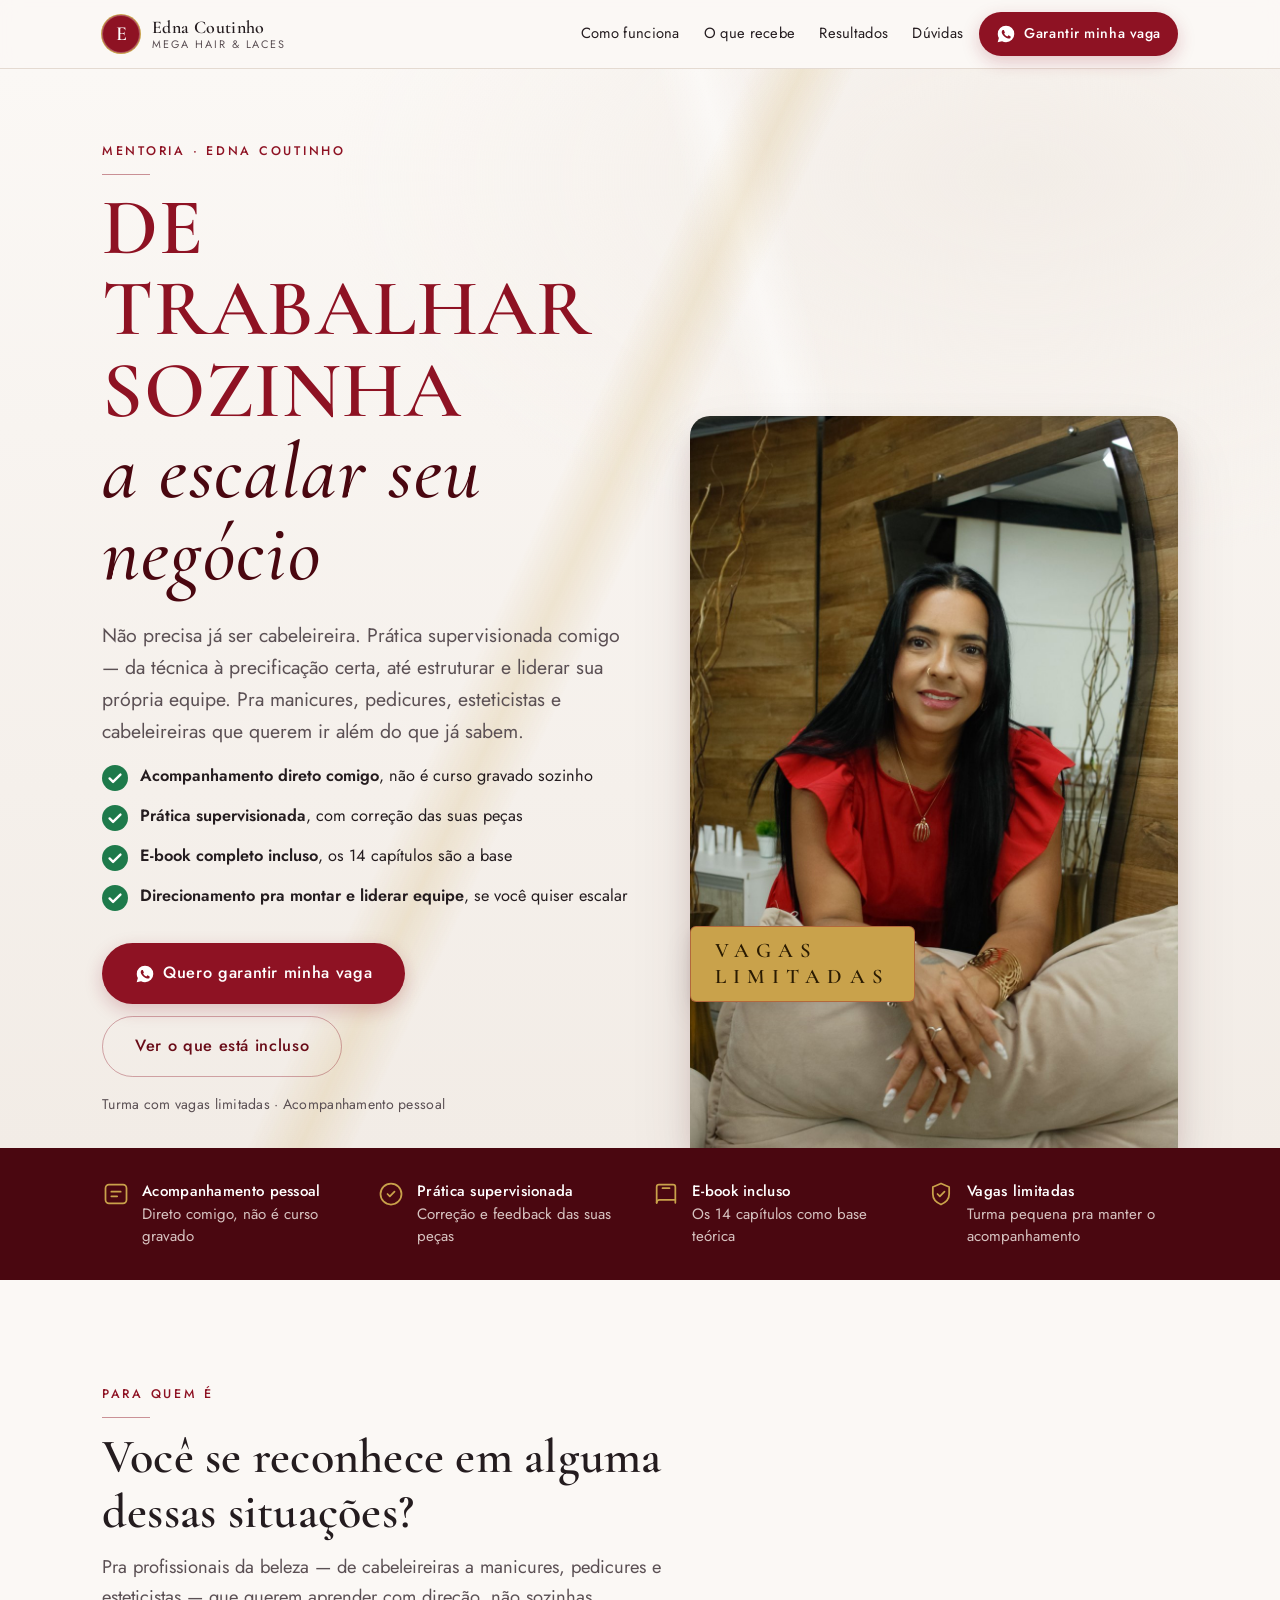
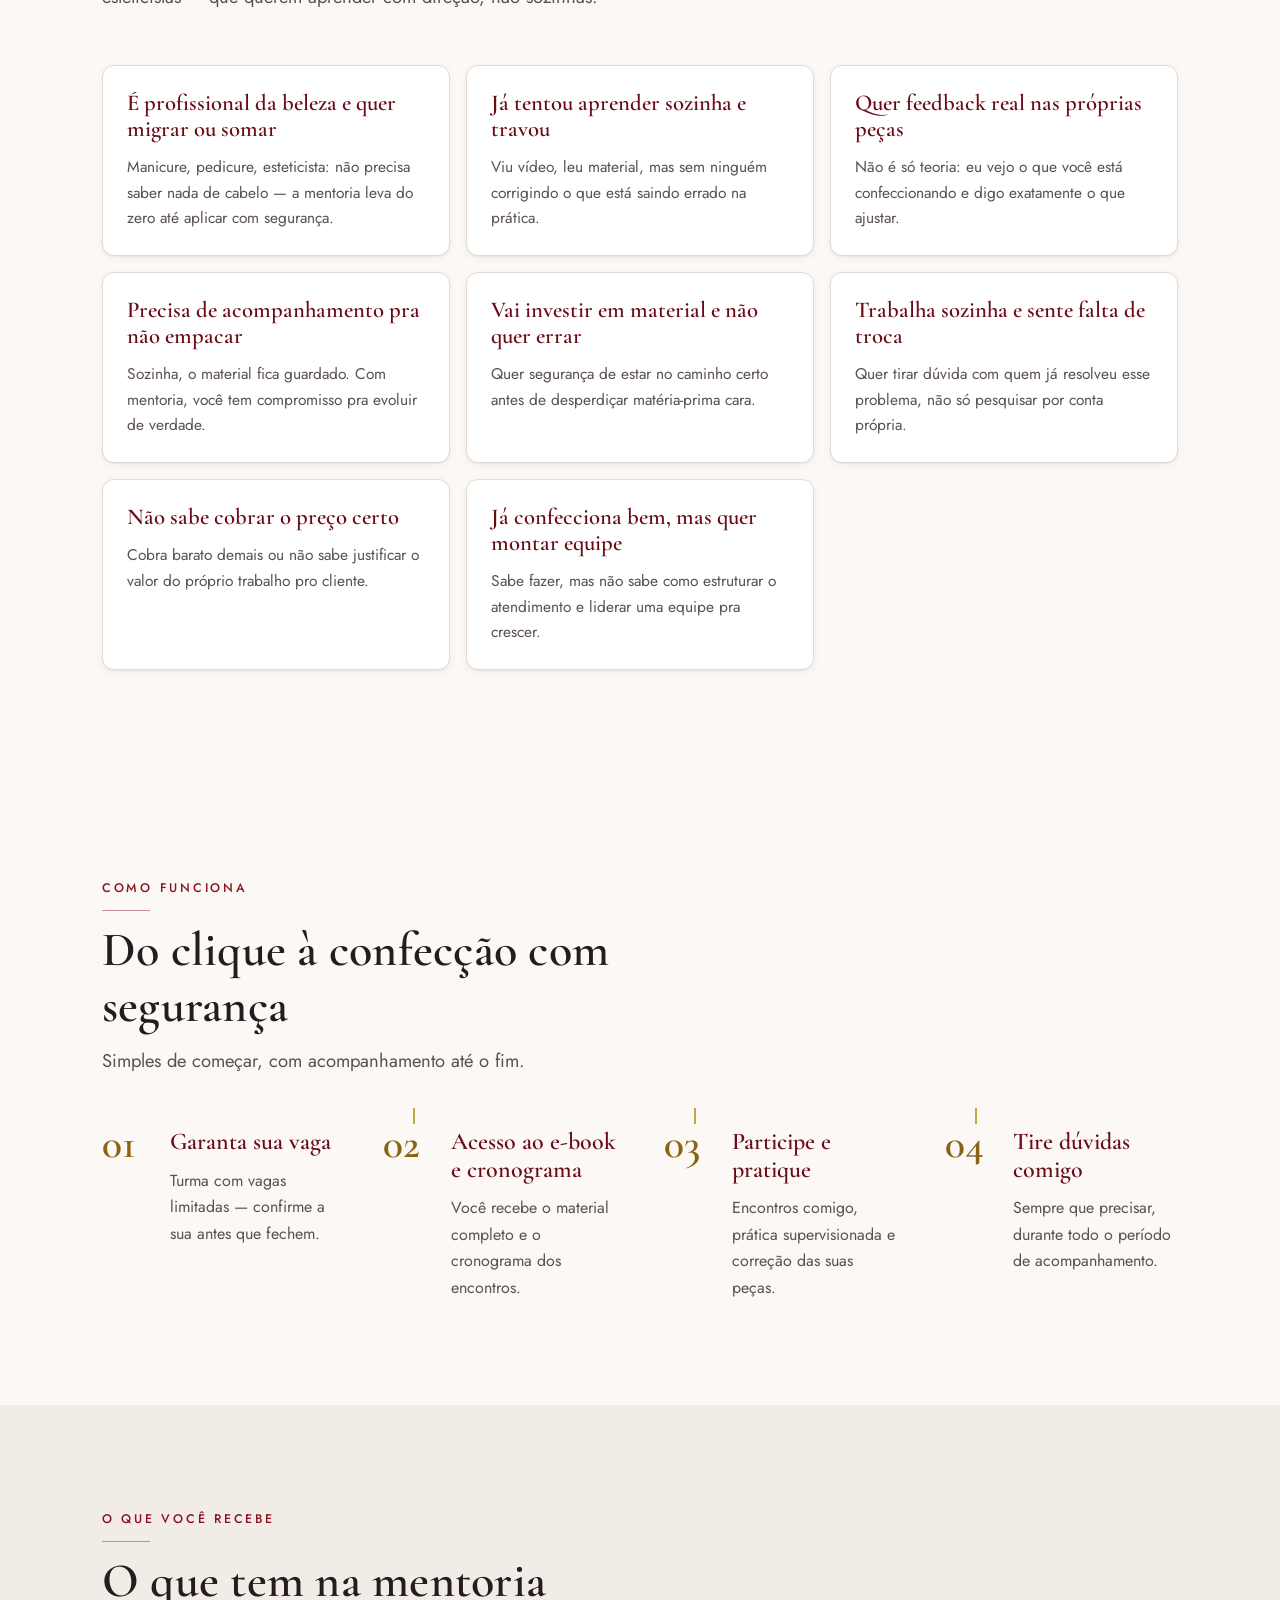
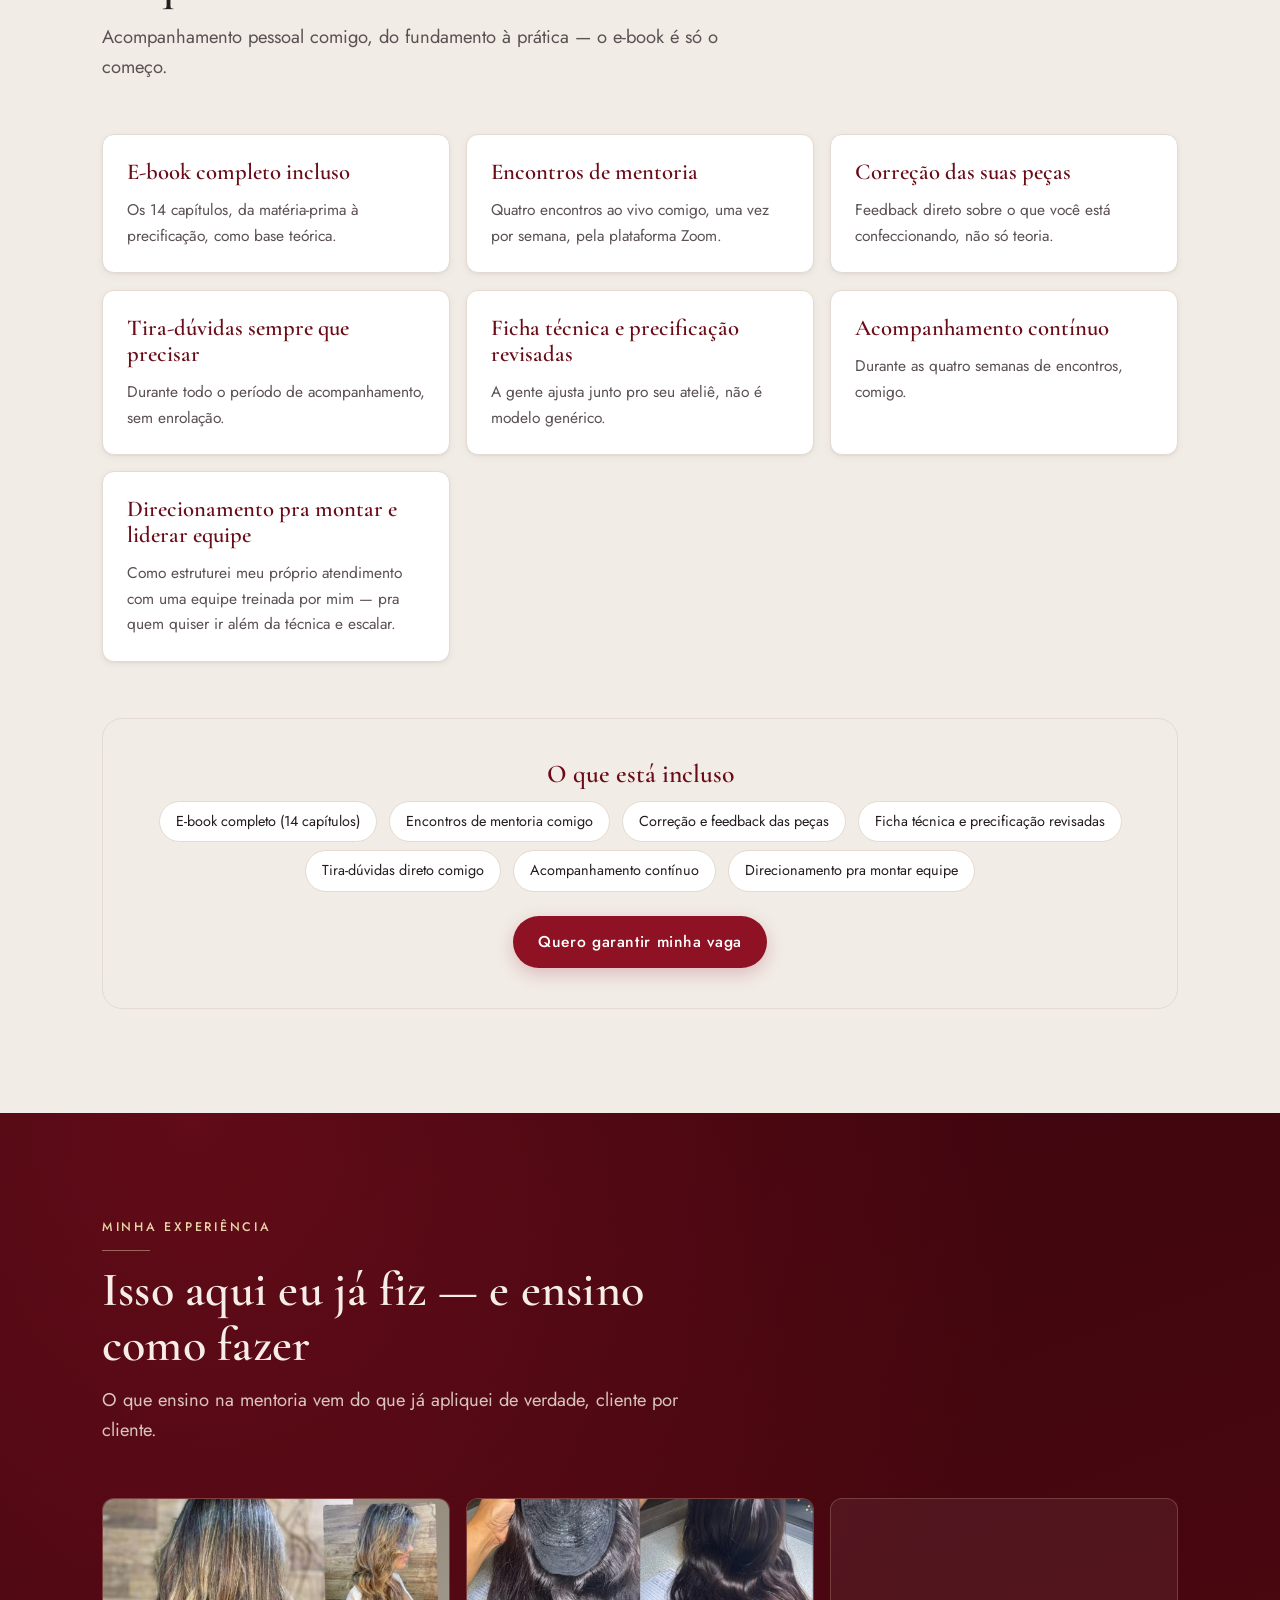
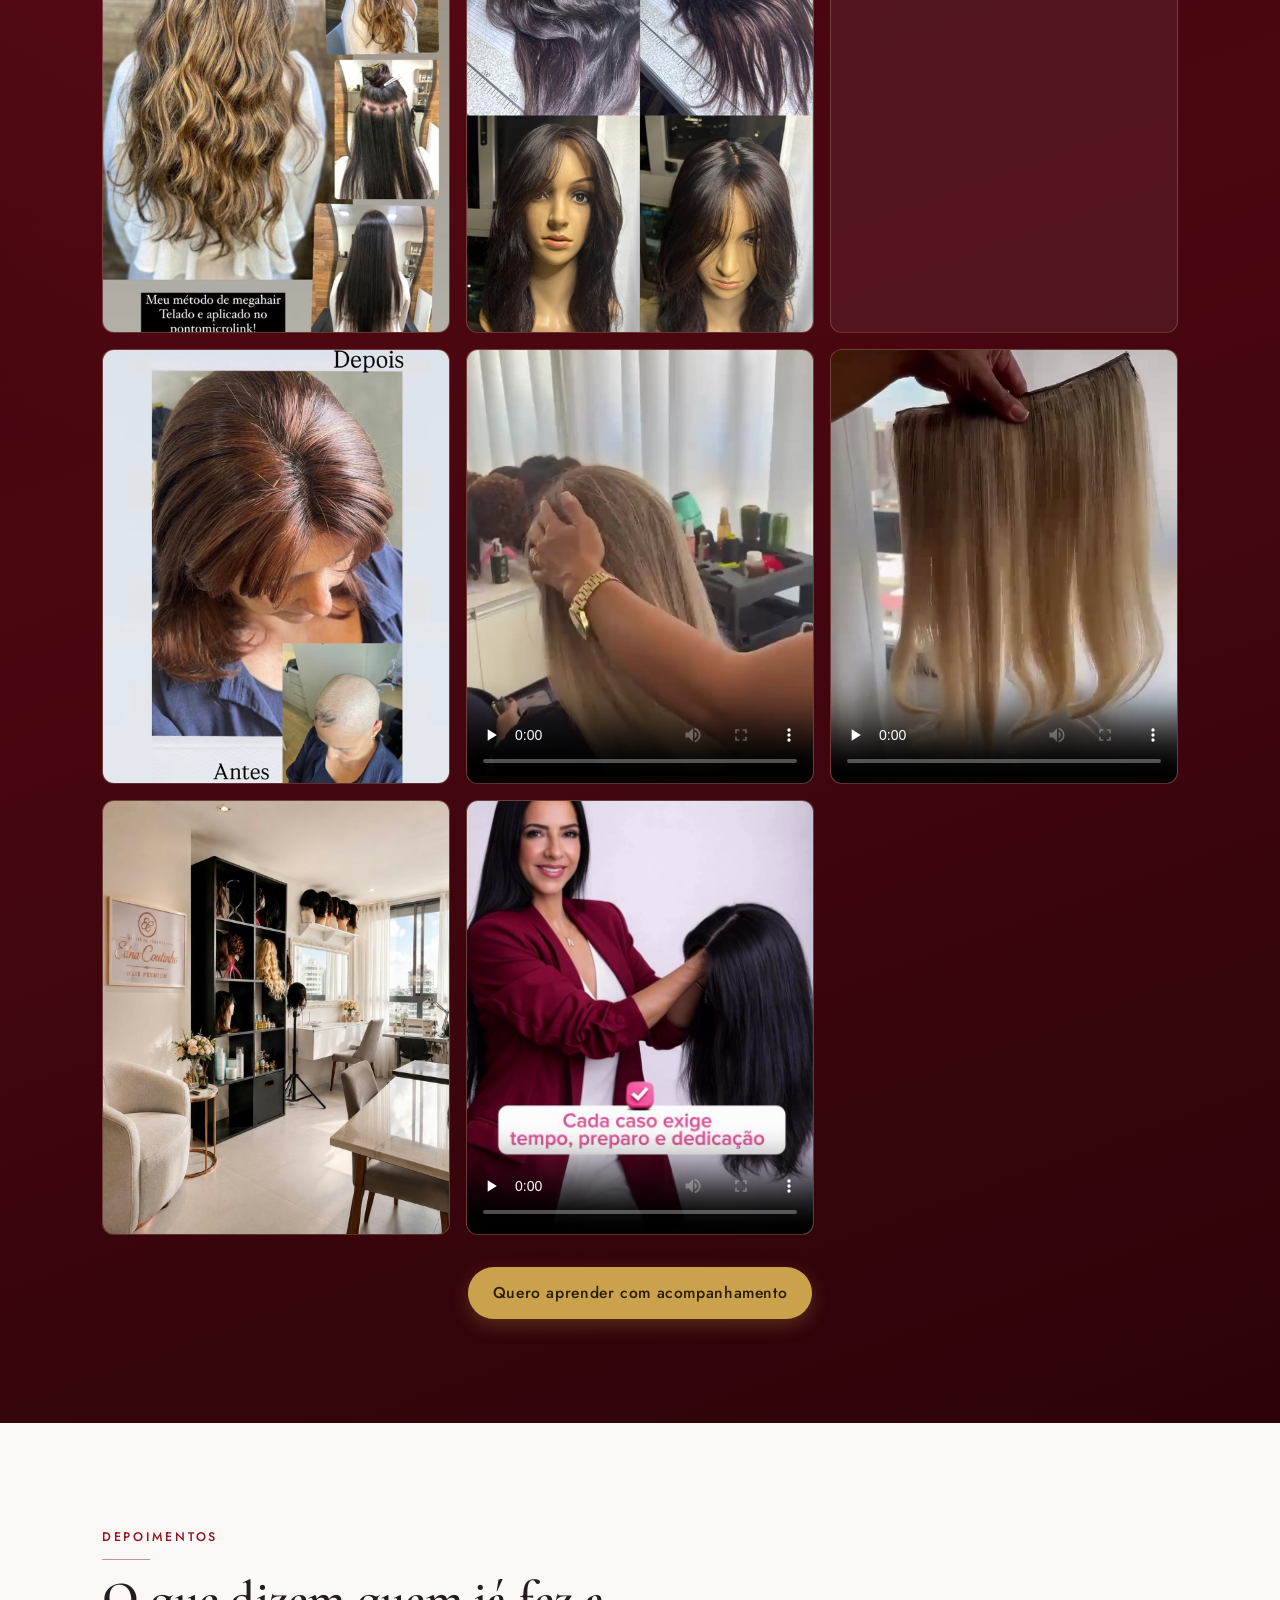
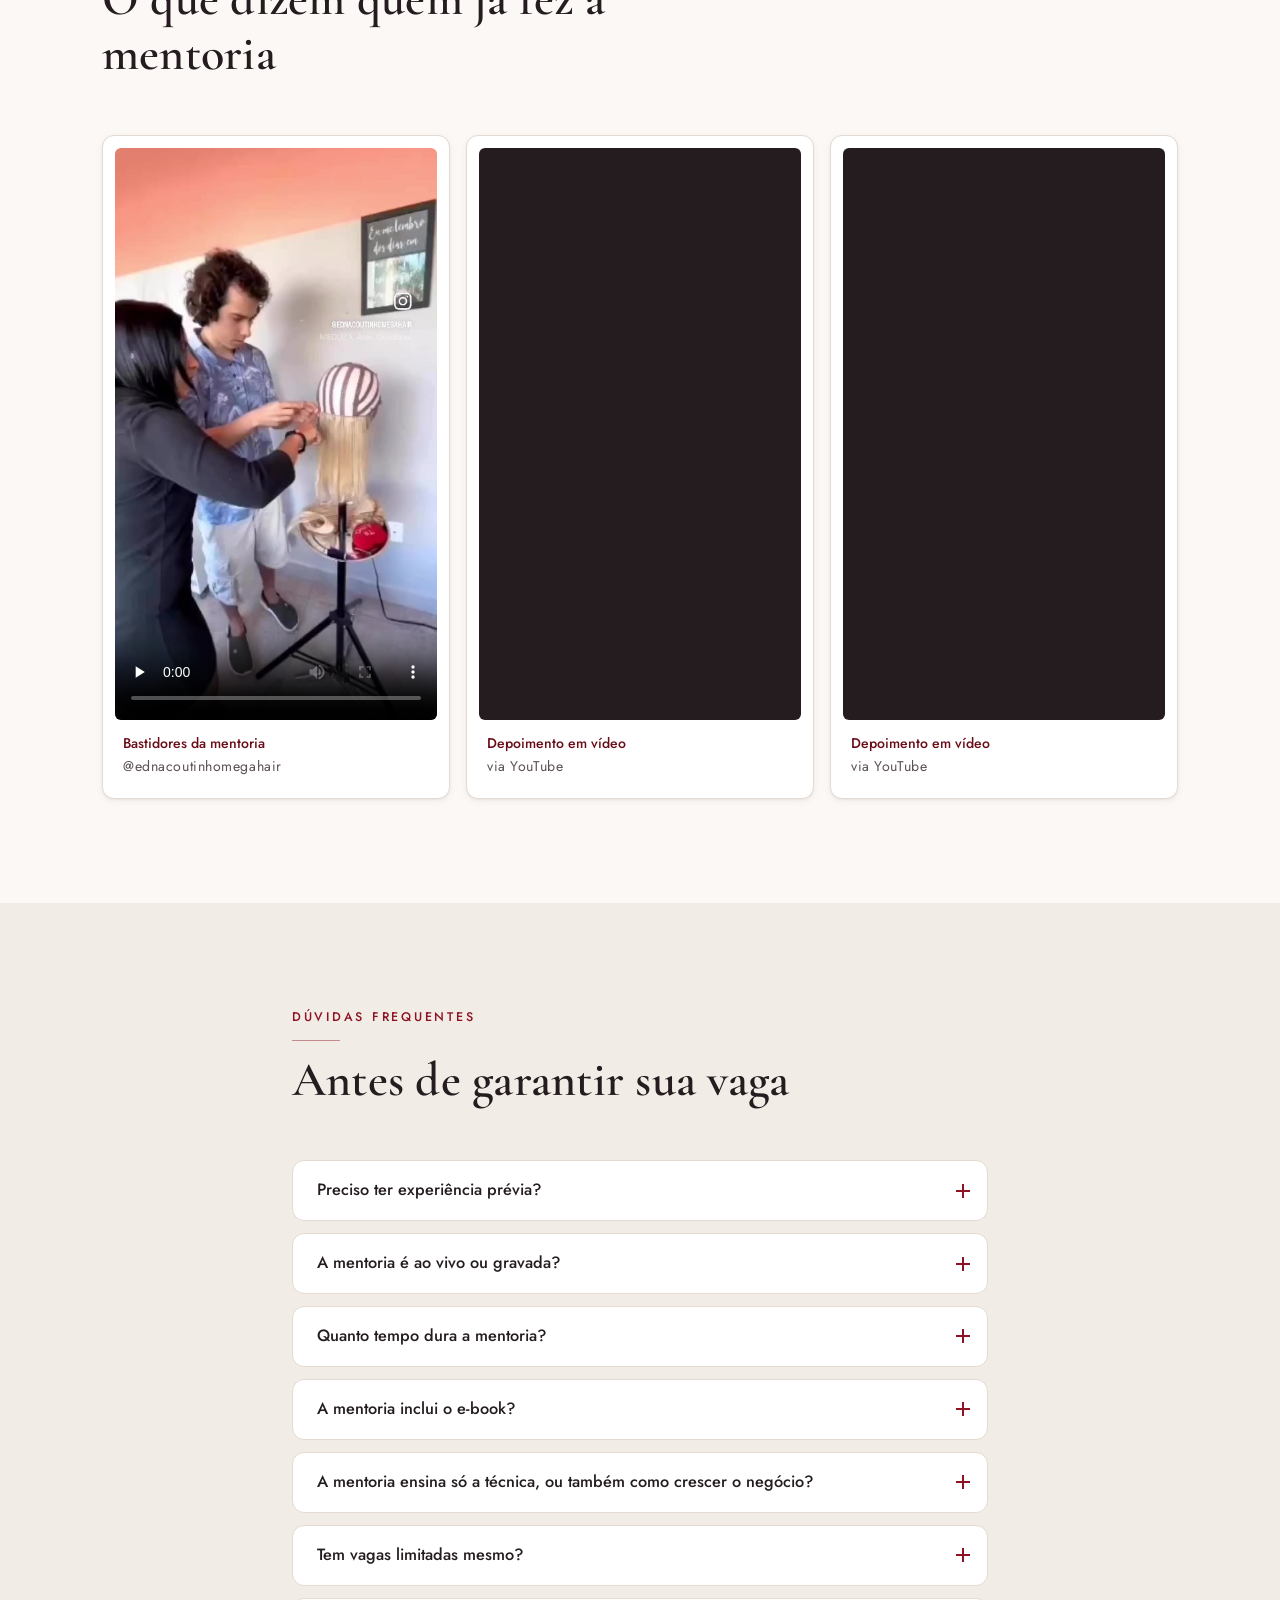
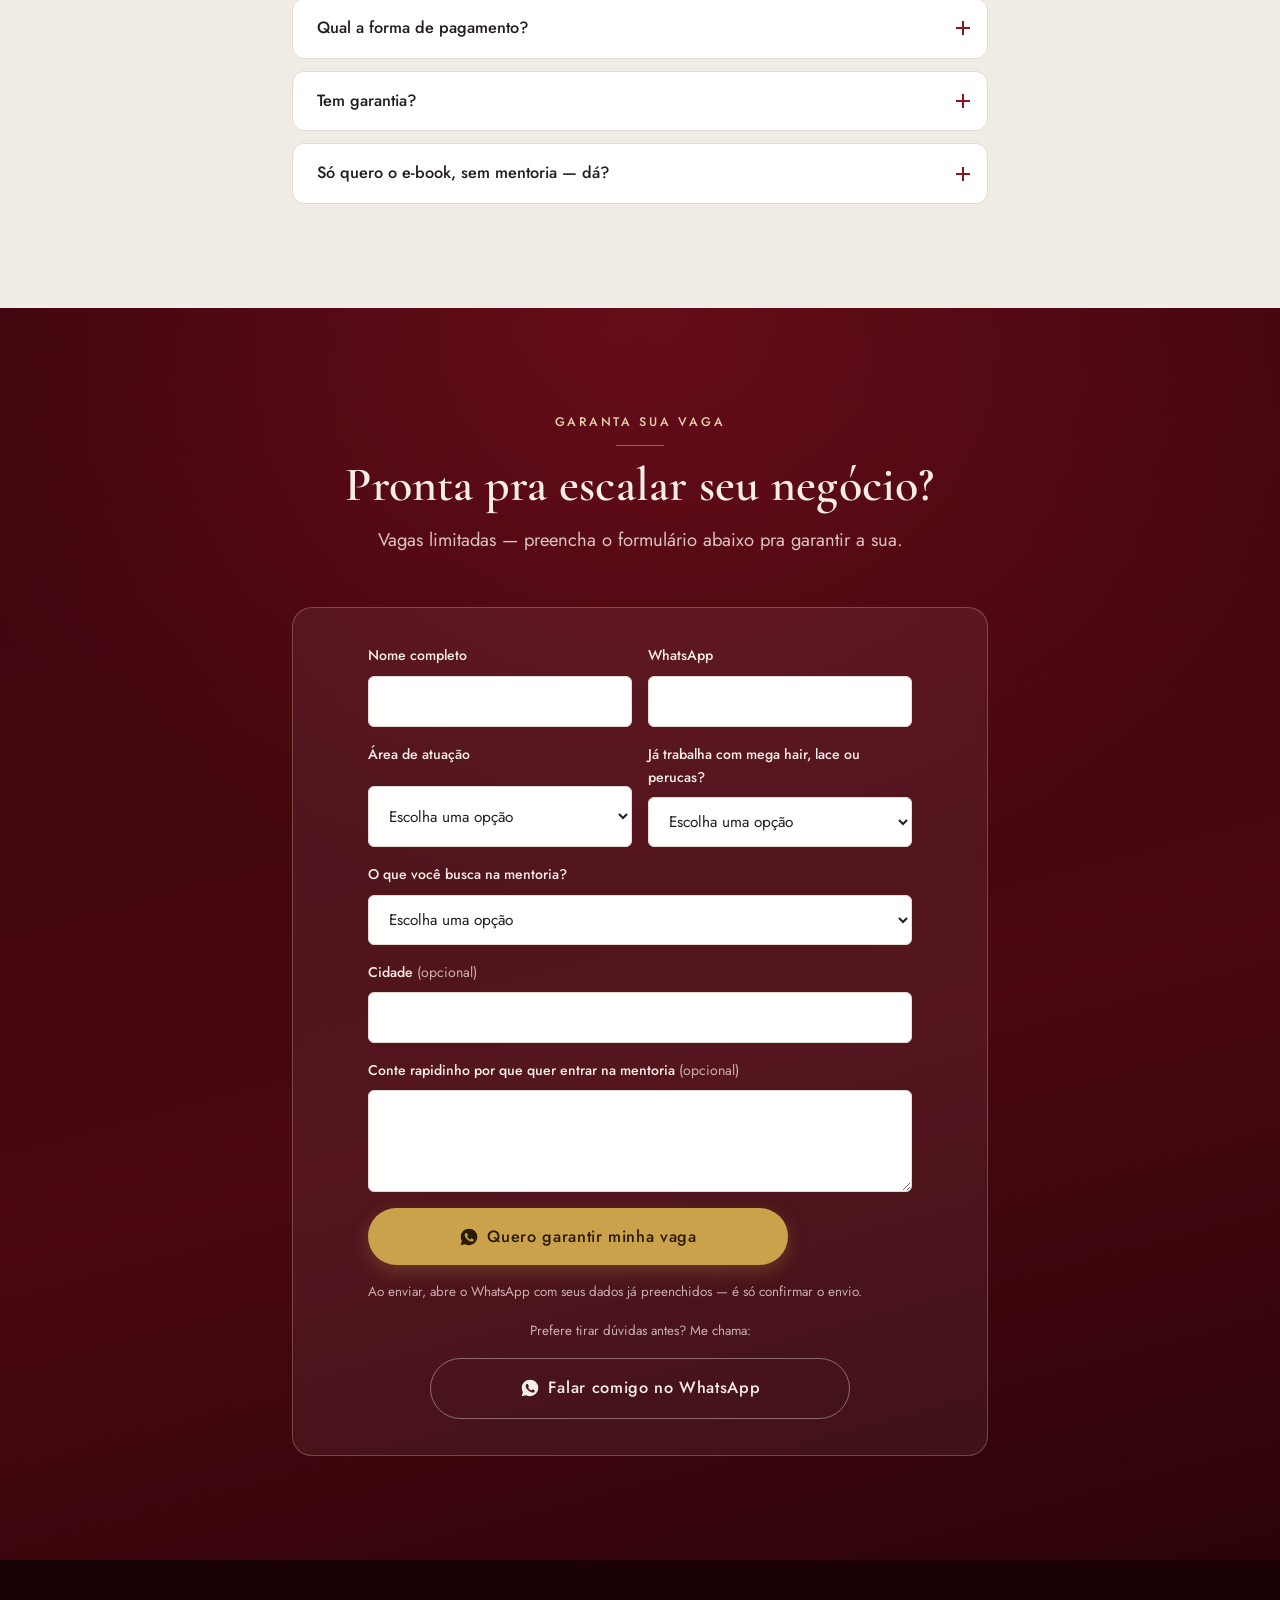
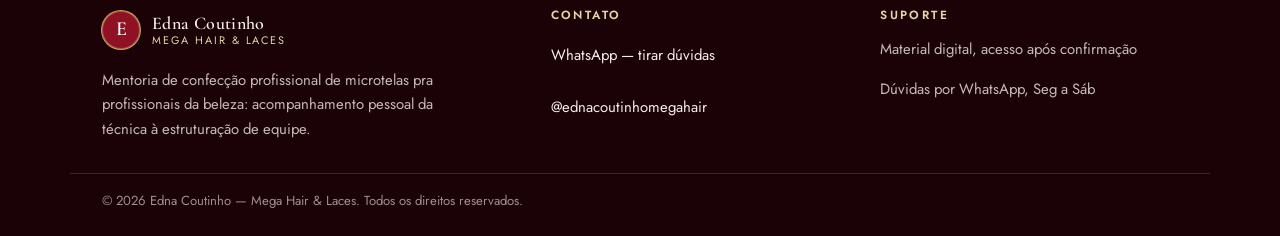
<file: mentoria.html>
<!doctype html>
<html lang="pt-BR">
<head>
<meta charset="utf-8">
<meta name="viewport" content="width=device-width, initial-scale=1, viewport-fit=cover">
<title>Mentoria de Confecção Profissional de Microtelas | Edna Coutinho</title>
<meta name="description" content="Mentoria com prática supervisionada pra profissionais da beleza — cabeleireiras, manicures, pedicures, esteticistas — em confecção de microtelas, com direcionamento pra estruturar seu atendimento e montar equipe.">
<meta name="theme-color" content="#8E1223">
<link rel="canonical" href="https://ednacoutinho.com.br/mentoria.html">

<meta property="og:type" content="website">
<meta property="og:locale" content="pt_BR">
<meta property="og:site_name" content="Edna Coutinho — Mega Hair &amp; Laces">
<meta property="og:title" content="Mentoria de Confecção Profissional de Microtelas">
<meta property="og:description" content="Prática supervisionada com a Edna — pra cabeleireiras, manicures, pedicures e esteticistas — da técnica à estruturação de equipe, pra crescer com segurança.">
<meta property="og:url" content="https://ednacoutinho.com.br/mentoria.html">
<meta property="og:image" content="https://ednacoutinho.com.br/assets/img/og-cover.jpg">
<meta name="twitter:card" content="summary_large_image">

<link rel="icon" href="assets/img/favicon.svg" type="image/svg+xml">
<link rel="apple-touch-icon" href="assets/img/favicon.svg">

<link rel="preconnect" href="https://fonts.googleapis.com">
<link rel="preconnect" href="https://fonts.gstatic.com" crossorigin>
<link rel="stylesheet" href="https://fonts.googleapis.com/css2?family=Cormorant+Garamond:ital,wght@0,500;0,600;0,700;1,600&family=Jost:wght@400;500;600&display=swap">
<link rel="stylesheet" href="assets/css/styles.css">
<script>document.documentElement.classList.add("js");</script>
</head>
<body>
<a class="skip-link" href="#conteudo">Pular para o conteúdo</a>

<!-- ============ CABEÇALHO ============ -->
<header class="site-header" id="topo">
  <div class="wrap site-header__inner">
    <a class="brand" href="index.html" aria-label="Edna Coutinho — página inicial">
      <span class="brand__mark" aria-hidden="true">E</span>
      <span class="brand__text">
        <strong>Edna Coutinho</strong>
        <small>Mega Hair &amp; Laces</small>
      </span>
    </a>

    <nav class="nav" aria-label="Navegação principal">
      <a href="#como-funciona">Como funciona</a>
      <a href="#incluso">O que recebe</a>
      <a href="#resultados">Resultados</a>
      <a href="#duvidas">Dúvidas</a>
    </nav>

    <a class="btn btn--primary btn--sm site-header__cta" data-checkout="mentoria" href="#agendar">
      <svg class="ico" viewBox="0 0 24 24" aria-hidden="true" focusable="false"><path d="M12.04 2A9.9 9.9 0 0 0 2.1 11.9c0 1.75.46 3.46 1.34 4.97L2 22l5.28-1.38a9.9 9.9 0 0 0 4.76 1.21h.01a9.9 9.9 0 0 0 9.9-9.9A9.9 9.9 0 0 0 12.04 2Zm5.8 14.05c-.24.68-1.4 1.3-1.94 1.35-.5.05-.97.24-3.28-.68-2.76-1.09-4.5-3.9-4.64-4.08-.13-.18-1.1-1.47-1.1-2.8 0-1.33.7-1.99.94-2.26.25-.27.54-.34.72-.34h.52c.17 0 .4-.06.62.48.24.57.8 1.98.87 2.13.07.14.11.31.02.5-.09.18-.13.29-.27.45l-.4.47c-.13.13-.27.28-.12.55.15.27.67 1.1 1.44 1.79.99.88 1.82 1.15 2.08 1.29.26.13.41.11.56-.07.15-.18.64-.75.81-1.01.17-.27.34-.22.57-.13.23.09 1.46.69 1.71.81.25.13.42.19.48.29.06.11.06.62-.18 1.3Z"/></svg>
      Garantir minha vaga
    </a>
  </div>
</header>

<main id="conteudo">

<!-- ============ HERO ============ -->
<section class="hero hero--mentoria">
  <div class="wrap hero__grid">
    <div class="hero__copy">
      <p class="eyebrow reveal">Mentoria · Edna Coutinho</p>

      <h1 class="display reveal">
        De trabalhar sozinha<br>
        <em>a escalar seu negócio</em>
      </h1>

      <p class="hero__lead reveal">
        Não precisa já ser cabeleireira. Prática supervisionada comigo — da técnica à precificação
        certa, até estruturar e liderar sua própria equipe. Pra manicures, pedicures, esteticistas
        e cabeleireiras que querem ir além do que já sabem.
      </p>

      <ul class="checks reveal">
        <li>
          <svg class="ico-check" viewBox="0 0 24 24" aria-hidden="true"><circle cx="12" cy="12" r="12"/><path d="M7 12.4l3.2 3.2L17 8.8" fill="none" stroke="#fff" stroke-width="2.2" stroke-linecap="round" stroke-linejoin="round"/></svg>
          <span><strong>Acompanhamento direto comigo</strong>, não é curso gravado sozinho</span>
        </li>
        <li>
          <svg class="ico-check" viewBox="0 0 24 24" aria-hidden="true"><circle cx="12" cy="12" r="12"/><path d="M7 12.4l3.2 3.2L17 8.8" fill="none" stroke="#fff" stroke-width="2.2" stroke-linecap="round" stroke-linejoin="round"/></svg>
          <span><strong>Prática supervisionada</strong>, com correção das suas peças</span>
        </li>
        <li>
          <svg class="ico-check" viewBox="0 0 24 24" aria-hidden="true"><circle cx="12" cy="12" r="12"/><path d="M7 12.4l3.2 3.2L17 8.8" fill="none" stroke="#fff" stroke-width="2.2" stroke-linecap="round" stroke-linejoin="round"/></svg>
          <span><strong>E-book completo incluso</strong>, os 14 capítulos são a base</span>
        </li>
        <li>
          <svg class="ico-check" viewBox="0 0 24 24" aria-hidden="true"><circle cx="12" cy="12" r="12"/><path d="M7 12.4l3.2 3.2L17 8.8" fill="none" stroke="#fff" stroke-width="2.2" stroke-linecap="round" stroke-linejoin="round"/></svg>
          <span><strong>Direcionamento pra montar e liderar equipe</strong>, se você quiser escalar</span>
        </li>
      </ul>

      <div class="hero__actions reveal">
        <a class="btn btn--primary btn--lg" data-checkout="mentoria" href="#agendar">
          <svg class="ico" viewBox="0 0 24 24" aria-hidden="true" focusable="false"><path d="M12.04 2A9.9 9.9 0 0 0 2.1 11.9c0 1.75.46 3.46 1.34 4.97L2 22l5.28-1.38a9.9 9.9 0 0 0 4.76 1.21h.01a9.9 9.9 0 0 0 9.9-9.9A9.9 9.9 0 0 0 12.04 2Zm5.8 14.05c-.24.68-1.4 1.3-1.94 1.35-.5.05-.97.24-3.28-.68-2.76-1.09-4.5-3.9-4.64-4.08-.13-.18-1.1-1.47-1.1-2.8 0-1.33.7-1.99.94-2.26.25-.27.54-.34.72-.34h.52c.17 0 .4-.06.62.48.24.57.8 1.98.87 2.13.07.14.11.31.02.5-.09.18-.13.29-.27.45l-.4.47c-.13.13-.27.28-.12.55.15.27.67 1.1 1.44 1.79.99.88 1.82 1.15 2.08 1.29.26.13.41.11.56-.07.15-.18.64-.75.81-1.01.17-.27.34-.22.57-.13.23.09 1.46.69 1.71.81.25.13.42.19.48.29.06.11.06.62-.18 1.3Z"/></svg>
          Quero garantir minha vaga
        </a>
        <a class="btn btn--ghost btn--lg" href="#incluso">Ver o que está incluso</a>
      </div>

      <p class="hero__note reveal">Turma com vagas limitadas · Acompanhamento pessoal</p>
    </div>

    <div class="hero__media reveal">
      <figure class="portrait">
        <img src="assets/img/hero-mentoria.jpg" width="1000" height="1500"
             alt="Edna Coutinho sorrindo de blusa vermelha, apoiada em uma almofada, olhando para a câmera">
      </figure>
      <div class="portrait__badge">
        <span class="portrait__badge-line">Vagas</span>
        <span class="portrait__badge-line">Limitadas</span>
      </div>
    </div>
  </div>
</section>

<!-- ============ FAIXA DE CONFIANÇA ============ -->
<section class="trust" aria-label="Diferenciais em resumo">
  <div class="wrap trust__grid">
    <div class="trust__item reveal">
      <svg class="ico-trust" viewBox="0 0 24 24" aria-hidden="true" fill="none" stroke="currentColor" stroke-width="1.5" stroke-linecap="round" stroke-linejoin="round"><path d="M8 10h8M8 14h5"/><rect x="3" y="4" width="18" height="16" rx="3"/></svg>
      <p><strong>Acompanhamento pessoal</strong><br>Direto comigo, não é curso gravado</p>
    </div>
    <div class="trust__item reveal">
      <svg class="ico-trust" viewBox="0 0 24 24" aria-hidden="true" fill="none" stroke="currentColor" stroke-width="1.5" stroke-linecap="round" stroke-linejoin="round"><path d="M9 12l2 2 4-4"/><circle cx="12" cy="12" r="9"/></svg>
      <p><strong>Prática supervisionada</strong><br>Correção e feedback das suas peças</p>
    </div>
    <div class="trust__item reveal">
      <svg class="ico-trust" viewBox="0 0 24 24" aria-hidden="true" fill="none" stroke="currentColor" stroke-width="1.5" stroke-linecap="round" stroke-linejoin="round"><path d="M4 19.5V6a2 2 0 0 1 2-2h12a2 2 0 0 1 2 2v13.5"/><path d="M4 19.5A2.5 2.5 0 0 1 6.5 17H20"/><path d="M9 7h6"/></svg>
      <p><strong>E-book incluso</strong><br>Os 14 capítulos como base teórica</p>
    </div>
    <div class="trust__item reveal">
      <svg class="ico-trust" viewBox="0 0 24 24" aria-hidden="true" fill="none" stroke="currentColor" stroke-width="1.5" stroke-linecap="round" stroke-linejoin="round"><path d="M12 3l7 3v6c0 4-3 7.3-7 9-4-1.7-7-5-7-9V6l7-3Z"/><path d="M9 12l2 2 4-4"/></svg>
      <p><strong>Vagas limitadas</strong><br>Turma pequena pra manter o acompanhamento</p>
    </div>
  </div>
</section>

<!-- ============ PARA QUEM É ============ -->
<section class="section" id="para-quem">
  <div class="wrap">
    <header class="section__head reveal">
      <p class="eyebrow">Para quem é</p>
      <h2 class="h2">Você se reconhece em alguma dessas situações?</h2>
      <p class="section__lead">
        Pra profissionais da beleza — de cabeleireiras a manicures, pedicures e esteticistas — que querem aprender com direção, não sozinhas.
      </p>
    </header>

    <ul class="cards reveal">
      <li class="card">
        <h3>É profissional da beleza e quer migrar ou somar</h3>
        <p>Manicure, pedicure, esteticista: não precisa saber nada de cabelo — a mentoria leva do zero até aplicar com segurança.</p>
      </li>
      <li class="card">
        <h3>Já tentou aprender sozinha e travou</h3>
        <p>Viu vídeo, leu material, mas sem ninguém corrigindo o que está saindo errado na prática.</p>
      </li>
      <li class="card">
        <h3>Quer feedback real nas próprias peças</h3>
        <p>Não é só teoria: eu vejo o que você está confeccionando e digo exatamente o que ajustar.</p>
      </li>
      <li class="card">
        <h3>Precisa de acompanhamento pra não empacar</h3>
        <p>Sozinha, o material fica guardado. Com mentoria, você tem compromisso pra evoluir de verdade.</p>
      </li>
      <li class="card">
        <h3>Vai investir em material e não quer errar</h3>
        <p>Quer segurança de estar no caminho certo antes de desperdiçar matéria-prima cara.</p>
      </li>
      <li class="card">
        <h3>Trabalha sozinha e sente falta de troca</h3>
        <p>Quer tirar dúvida com quem já resolveu esse problema, não só pesquisar por conta própria.</p>
      </li>
      <li class="card">
        <h3>Não sabe cobrar o preço certo</h3>
        <p>Cobra barato demais ou não sabe justificar o valor do próprio trabalho pro cliente.</p>
      </li>
      <li class="card">
        <h3>Já confecciona bem, mas quer montar equipe</h3>
        <p>Sabe fazer, mas não sabe como estruturar o atendimento e liderar uma equipe pra crescer.</p>
      </li>
    </ul>
  </div>
</section>

<!-- ============ COMO FUNCIONA ============ -->
<section class="section" id="como-funciona">
  <div class="wrap">
    <header class="section__head reveal">
      <p class="eyebrow">Como funciona</p>
      <h2 class="h2">Do clique à confecção com segurança</h2>
      <p class="section__lead">Simples de começar, com acompanhamento até o fim.</p>
    </header>

    <ol class="steps reveal">
      <li class="step">
        <span class="step__num" aria-hidden="true">01</span>
        <h3>Garanta sua vaga</h3>
        <p>Turma com vagas limitadas — confirme a sua antes que fechem.</p>
      </li>
      <li class="step">
        <span class="step__num" aria-hidden="true">02</span>
        <h3>Acesso ao e-book e cronograma</h3>
        <p>Você recebe o material completo e o cronograma dos encontros.</p>
      </li>
      <li class="step">
        <span class="step__num" aria-hidden="true">03</span>
        <h3>Participe e pratique</h3>
        <p>Encontros comigo, prática supervisionada e correção das suas peças.</p>
      </li>
      <li class="step">
        <span class="step__num" aria-hidden="true">04</span>
        <h3>Tire dúvidas comigo</h3>
        <p>Sempre que precisar, durante todo o período de acompanhamento.</p>
      </li>
    </ol>
  </div>
</section>

<!-- ============ O QUE VOCÊ RECEBE ============ -->
<section class="section section--tinted" id="incluso">
  <div class="wrap">
    <header class="section__head reveal">
      <p class="eyebrow">O que você recebe</p>
      <h2 class="h2">O que tem na mentoria</h2>
      <p class="section__lead">Acompanhamento pessoal comigo, do fundamento à prática — o e-book é só o começo.</p>
    </header>

    <ul class="cards reveal">
      <li class="card">
        <h3>E-book completo incluso</h3>
        <p>Os 14 capítulos, da matéria-prima à precificação, como base teórica.</p>
      </li>
      <li class="card">
        <h3>Encontros de mentoria</h3>
        <p>Quatro encontros ao vivo comigo, uma vez por semana, pela plataforma Zoom.</p>
      </li>
      <li class="card">
        <h3>Correção das suas peças</h3>
        <p>Feedback direto sobre o que você está confeccionando, não só teoria.</p>
      </li>
      <li class="card">
        <h3>Tira-dúvidas sempre que precisar</h3>
        <p>Durante todo o período de acompanhamento, sem enrolação.</p>
      </li>
      <li class="card">
        <h3>Ficha técnica e precificação revisadas</h3>
        <p>A gente ajusta junto pro seu ateliê, não é modelo genérico.</p>
      </li>
      <li class="card">
        <h3>Acompanhamento contínuo</h3>
        <p>Durante as quatro semanas de encontros, comigo.</p>
      </li>
      <li class="card">
        <h3>Direcionamento pra montar e liderar equipe</h3>
        <p>Como estruturei meu próprio atendimento com uma equipe treinada por mim — pra quem quiser ir além da técnica e escalar.</p>
      </li>
    </ul>

    <div class="included reveal">
      <h3 class="included__title">O que está incluso</h3>
      <ul class="included__list">
        <li>E-book completo (14 capítulos)</li>
        <li>Encontros de mentoria comigo</li>
        <li>Correção e feedback das peças</li>
        <li>Ficha técnica e precificação revisadas</li>
        <li>Tira-dúvidas direto comigo</li>
        <li>Acompanhamento contínuo</li>
        <li>Direcionamento pra montar equipe</li>
      </ul>
      <a class="btn btn--primary" data-checkout="mentoria" href="#agendar">Quero garantir minha vaga</a>
    </div>
  </div>
</section>

<!-- ============ RESULTADOS / GALERIA ============ -->
<section class="section section--dark" id="resultados">
  <div class="wrap">
    <header class="section__head section__head--light reveal">
      <p class="eyebrow eyebrow--gold">Minha experiência</p>
      <h2 class="h2">Isso aqui eu já fiz — e ensino como fazer</h2>
      <p class="section__lead">O que ensino na mentoria vem do que já apliquei de verdade, cliente por cliente.</p>
    </header>

    <ul class="gallery reveal">
      <li class="gallery__item">
        <img src="assets/img/resultado-4.avif" width="560" height="996" loading="lazy" decoding="async" alt="Sequência de mega hair aplicado com micro link: cabelo castanho ondulado com luzes, de costas e de perfil">
      </li>
      <li class="gallery__item">
        <img src="assets/img/resultado-3.avif" width="560" height="996" loading="lazy" decoding="async" alt="Sequência mostrando a base de uma peruca sendo montada até o resultado final em um busto">
      </li>
      <li class="gallery__item">
        <img src="assets/img/resultado-2.avif" width="560" height="747" loading="lazy" decoding="async" alt="Duas peças de cabelo cacheado ruivo-acobreado prontas, uma peruca e uma faixa de cabelo">
      </li>
      <li class="gallery__item">
        <img src="assets/img/resultado-1.avif" width="560" height="754" loading="lazy" decoding="async" alt="Antes e depois de peruca em cliente com perda capilar: cabelo castanho estiloso depois, couro cabeludo raspado antes">
      </li>
      <li class="gallery__item">
        <video controls preload="none" playsinline poster="assets/img/servico-aplicacao-poster.jpg" aria-label="Vídeo: Edna aplicando uma peça de cabelo em cliente, ponto a ponto">
          <source src="assets/video/servico-aplicacao.mp4" type="video/mp4">
          Seu navegador não reproduz vídeo. <a href="assets/video/servico-aplicacao.mp4">Baixar o vídeo</a>.
        </video>
      </li>
      <li class="gallery__item">
        <video controls preload="none" playsinline poster="assets/img/servico-peca-poster.jpg" aria-label="Vídeo: peça de mega hair loiro balayage pronta, mostrada em detalhe">
          <source src="assets/video/servico-peca.mp4" type="video/mp4">
          Seu navegador não reproduz vídeo. <a href="assets/video/servico-peca.mp4">Baixar o vídeo</a>.
        </video>
      </li>
      <li class="gallery__item">
        <img src="assets/img/mentoria-espaco.avif" width="1024" height="1280" loading="lazy" decoding="async" alt="Espaço de trabalho da Edna Coutinho: ateliê organizado, com peças expostas, estação de trabalho e área de atendimento">
      </li>
      <li class="gallery__item">
        <video controls preload="none" playsinline poster="assets/img/mentoria-clinica-poster.jpg" aria-label="Vídeo: bastidores da clínica da Edna Coutinho, atendimento individualizado e humanizado pra cada cliente">
          <source src="assets/video/mentoria-clinica.mp4" type="video/mp4">
          Seu navegador não reproduz vídeo. <a href="assets/video/mentoria-clinica.mp4">Baixar o vídeo</a>.
        </video>
      </li>
    </ul>

    <p class="gallery__cta reveal">
      <a class="btn btn--gold" data-checkout="mentoria" href="#agendar">Quero aprender com acompanhamento</a>
    </p>
  </div>
</section>

<!-- ============ DEPOIMENTOS ============ -->
<section class="section" id="depoimentos">
  <div class="wrap">
    <header class="section__head reveal">
      <p class="eyebrow">Depoimentos</p>
      <h2 class="h2">O que dizem quem já fez a mentoria</h2>
    </header>

    <ul class="quotes reveal">
      <li class="quote quote--video">
        <div class="quote__video">
          <video controls preload="none" playsinline poster="assets/img/mentoria-bastidores-1-poster.jpg">
            <source src="assets/video/mentoria-bastidores-1.mp4" type="video/mp4">
            Seu navegador não reproduz vídeo. <a href="assets/video/mentoria-bastidores-1.mp4">Baixar o vídeo</a>.
          </video>
        </div>
        <p class="quote__author">Bastidores da mentoria<span>@ednacoutinhomegahair</span></p>
      </li>
      <li class="quote quote--video">
        <div class="quote__video">
          <iframe src="https://www.youtube-nocookie.com/embed/8kzl7BQ2FY8" title="Depoimento em vídeo" loading="lazy" allow="accelerometer; autoplay; clipboard-write; encrypted-media; gyroscope; picture-in-picture; web-share" allowfullscreen></iframe>
        </div>
        <p class="quote__author">Depoimento em vídeo<span>via YouTube</span></p>
      </li>
      <li class="quote quote--video">
        <div class="quote__video">
          <iframe src="https://www.youtube-nocookie.com/embed/2wfHzjwPjSs" title="Depoimento em vídeo" loading="lazy" allow="accelerometer; autoplay; clipboard-write; encrypted-media; gyroscope; picture-in-picture; web-share" allowfullscreen></iframe>
        </div>
        <p class="quote__author">Depoimento em vídeo<span>via YouTube</span></p>
      </li>
    </ul>
  </div>
</section>

<!-- ============ FAQ ============ -->
<section class="section section--tinted" id="duvidas">
  <div class="wrap wrap--narrow">
    <header class="section__head reveal">
      <p class="eyebrow">Dúvidas frequentes</p>
      <h2 class="h2">Antes de garantir sua vaga</h2>
    </header>

    <div class="faq reveal">
      <details class="faq__item">
        <summary>Preciso ter experiência prévia?</summary>
        <div class="faq__answer"><p>Não precisa. A mentoria começa dos fundamentos — funciona tanto pra quem já trabalha com cabelo quanto pra quem vem de outra área da beleza (manicure, pedicure, estética) e quer aprender essa técnica do zero, com acompanhamento.</p></div>
      </details>
      <details class="faq__item">
        <summary>A mentoria é ao vivo ou gravada?</summary>
        <div class="faq__answer"><p>Ao vivo. São quatro encontros ao vivo comigo, uma vez por semana.</p></div>
      </details>
      <details class="faq__item">
        <summary>Quanto tempo dura a mentoria?</summary>
        <div class="faq__answer"><p>Quatro encontros on-line ao vivo, semanais.</p></div>
      </details>
      <details class="faq__item">
        <summary>A mentoria inclui o e-book?</summary>
        <div class="faq__answer"><p>Sim. O e-book completo, com os 14 capítulos, é a base teórica da mentoria — você recebe assim que garantir sua vaga.</p></div>
      </details>
      <details class="faq__item">
        <summary>A mentoria ensina só a técnica, ou também como crescer o negócio?</summary>
        <div class="faq__answer"><p>As duas coisas. A técnica é ensinada através do curso on-line (ou vip). Já como crescer o negócio — estruturar o atendimento, montar e liderar equipe — é ao vivo comigo, pela plataforma Zoom.</p></div>
      </details>
      <details class="faq__item">
        <summary>Tem vagas limitadas mesmo?</summary>
        <div class="faq__answer"><p>Sim, a turma é pequena de propósito, pra eu conseguir dar atenção de verdade pra cada aluna.</p></div>
      </details>
      <details class="faq__item">
        <summary>Qual a forma de pagamento?</summary>
        <div class="faq__answer"><p>À vista no Pix ou parcelado em até 10x sem juros. Depois que você preenche o formulário, eu confirmo os detalhes com você no WhatsApp.</p></div>
      </details>
      <details class="faq__item">
        <summary>Tem garantia?</summary>
        <div class="faq__answer"><p>Sim, de acordo com as diretrizes da plataforma de venda.</p></div>
      </details>
      <details class="faq__item">
        <summary>Só quero o e-book, sem mentoria — dá?</summary>
        <div class="faq__answer"><p>Dá sim! Se você prefere estudar sozinha no seu ritmo, sem os encontros, dá uma olhada no <a href="ebook.html">e-book avulso</a>.</p></div>
      </details>
    </div>
  </div>
</section>

<!-- ============ CTA FINAL ============ -->
<section class="section cta" id="agendar">
  <div class="wrap wrap--narrow">
    <header class="section__head section__head--light reveal">
      <p class="eyebrow eyebrow--gold">Garanta sua vaga</p>
      <h2 class="h2">Pronta pra escalar seu negócio?</h2>
      <p class="section__lead">Vagas limitadas — preencha o formulário abaixo pra garantir a sua.</p>
    </header>

    <div class="cta__buy reveal">
      <!-- AJUSTE: o número em "action" é só o fallback sem JS — o main.js já sobrescreve
           com o "whatsapp" de assets/js/config.js a cada carregamento da página. -->
      <form id="form-candidatura" class="form-candidatura" action="https://wa.me/5561984374209" method="GET">
        <div class="form-candidatura__row">
          <div class="field">
            <label for="cand-nome">Nome completo</label>
            <input type="text" id="cand-nome" name="nome" autocomplete="name" required>
          </div>
          <div class="field">
            <label for="cand-whatsapp">WhatsApp</label>
            <input type="tel" id="cand-whatsapp" name="whatsapp" autocomplete="tel" required>
          </div>
        </div>
        <div class="form-candidatura__row">
          <div class="field">
            <label for="cand-area">Área de atuação</label>
            <select id="cand-area" name="area" required>
              <option value="" disabled selected>Escolha uma opção</option>
              <option value="Cabeleireira">Cabeleireira</option>
              <option value="Manicure/Pedicure">Manicure/Pedicure</option>
              <option value="Esteticista">Esteticista</option>
              <option value="Maquiadora">Maquiadora</option>
              <option value="Outra área da beleza">Outra área da beleza</option>
            </select>
          </div>
          <div class="field">
            <label for="cand-experiencia">Já trabalha com mega hair, lace ou perucas?</label>
            <select id="cand-experiencia" name="experiencia" required>
              <option value="" disabled selected>Escolha uma opção</option>
              <option value="Sim, quero me especializar">Sim, quero me especializar</option>
              <option value="Não, quero aprender do zero">Não, quero aprender do zero</option>
            </select>
          </div>
        </div>
        <div class="field">
          <label for="cand-objetivo">O que você busca na mentoria?</label>
          <select id="cand-objetivo" name="objetivo" required>
            <option value="" disabled selected>Escolha uma opção</option>
            <option value="Aprender a técnica do zero">Aprender a técnica do zero</option>
            <option value="Aperfeiçoar a técnica que já tenho">Aperfeiçoar a técnica que já tenho</option>
            <option value="Estruturar e montar uma equipe">Estruturar e montar uma equipe</option>
            <option value="Técnica e estruturar equipe">Técnica e estruturar equipe</option>
          </select>
        </div>
        <div class="field">
          <label for="cand-cidade">Cidade <span>(opcional)</span></label>
          <input type="text" id="cand-cidade" name="cidade" autocomplete="address-level2">
        </div>
        <div class="field">
          <label for="cand-mensagem">Conte rapidinho por que quer entrar na mentoria <span>(opcional)</span></label>
          <textarea id="cand-mensagem" name="mensagem" rows="3"></textarea>
        </div>
        <button type="submit" class="btn btn--gold btn--lg btn--block">
          <svg class="ico" viewBox="0 0 24 24" aria-hidden="true" focusable="false"><path d="M12.04 2A9.9 9.9 0 0 0 2.1 11.9c0 1.75.46 3.46 1.34 4.97L2 22l5.28-1.38a9.9 9.9 0 0 0 4.76 1.21h.01a9.9 9.9 0 0 0 9.9-9.9A9.9 9.9 0 0 0 12.04 2Zm5.8 14.05c-.24.68-1.4 1.3-1.94 1.35-.5.05-.97.24-3.28-.68-2.76-1.09-4.5-3.9-4.64-4.08-.13-.18-1.1-1.47-1.1-2.8 0-1.33.7-1.99.94-2.26.25-.27.54-.34.72-.34h.52c.17 0 .4-.06.62.48.24.57.8 1.98.87 2.13.07.14.11.31.02.5-.09.18-.13.29-.27.45l-.4.47c-.13.13-.27.28-.12.55.15.27.67 1.1 1.44 1.79.99.88 1.82 1.15 2.08 1.29.26.13.41.11.56-.07.15-.18.64-.75.81-1.01.17-.27.34-.22.57-.13.23.09 1.46.69 1.71.81.25.13.42.19.48.29.06.11.06.62-.18 1.3Z"/></svg>
          Quero garantir minha vaga
        </button>
        <p class="form__note">Ao enviar, abre o WhatsApp com seus dados já preenchidos — é só confirmar o envio.</p>
      </form>
      <p class="form__note">Prefere tirar dúvidas antes? Me chama:</p>
      <a class="btn btn--ghost btn--lg btn--block" data-wa href="#agendar">
        <svg class="ico" viewBox="0 0 24 24" aria-hidden="true" focusable="false"><path d="M12.04 2A9.9 9.9 0 0 0 2.1 11.9c0 1.75.46 3.46 1.34 4.97L2 22l5.28-1.38a9.9 9.9 0 0 0 4.76 1.21h.01a9.9 9.9 0 0 0 9.9-9.9A9.9 9.9 0 0 0 12.04 2Zm5.8 14.05c-.24.68-1.4 1.3-1.94 1.35-.5.05-.97.24-3.28-.68-2.76-1.09-4.5-3.9-4.64-4.08-.13-.18-1.1-1.47-1.1-2.8 0-1.33.7-1.99.94-2.26.25-.27.54-.34.72-.34h.52c.17 0 .4-.06.62.48.24.57.8 1.98.87 2.13.07.14.11.31.02.5-.09.18-.13.29-.27.45l-.4.47c-.13.13-.27.28-.12.55.15.27.67 1.1 1.44 1.79.99.88 1.82 1.15 2.08 1.29.26.13.41.11.56-.07.15-.18.64-.75.81-1.01.17-.27.34-.22.57-.13.23.09 1.46.69 1.71.81.25.13.42.19.48.29.06.11.06.62-.18 1.3Z"/></svg>
        Falar comigo no WhatsApp
      </a>
    </div>
  </div>
</section>

</main>

<!-- ============ RODAPÉ ============ -->
<footer class="site-footer">
  <div class="wrap site-footer__grid">
    <div>
      <a class="brand brand--footer" href="index.html">
        <span class="brand__mark" aria-hidden="true">E</span>
        <span class="brand__text">
          <strong>Edna Coutinho</strong>
          <small>Mega Hair &amp; Laces</small>
        </span>
      </a>
      <p class="site-footer__about">Mentoria de confecção profissional de microtelas pra profissionais da beleza: acompanhamento pessoal da técnica à estruturação de equipe.</p>
    </div>

    <div>
      <h2 class="site-footer__title">Contato</h2>
      <ul class="site-footer__list">
        <li><a data-wa href="#agendar">WhatsApp — tirar dúvidas</a></li>
        <li><a data-instagram href="https://instagram.com/ednacoutinhomegahair" rel="me noopener" target="_blank">@ednacoutinhomegahair</a></li>
      </ul>
    </div>

    <div>
      <h2 class="site-footer__title">Suporte</h2>
      <!-- AJUSTE: horário real de resposta em assets/js/config.js -->
      <ul class="site-footer__list">
        <li data-address>Material digital, acesso após confirmação</li>
        <li data-hours>Dúvidas por WhatsApp, Seg a Sáb</li>
      </ul>
    </div>
  </div>

  <div class="wrap site-footer__bottom">
    <p>&copy; <span data-year>2026</span> Edna Coutinho — Mega Hair &amp; Laces. Todos os direitos reservados.</p>
  </div>
</footer>

<!-- Barra fixa de CTA no mobile -->
<div class="sticky-cta">
  <a class="btn btn--primary btn--block" data-checkout="mentoria" href="#agendar">
    <svg class="ico" viewBox="0 0 24 24" aria-hidden="true" focusable="false"><path d="M12.04 2A9.9 9.9 0 0 0 2.1 11.9c0 1.75.46 3.46 1.34 4.97L2 22l5.28-1.38a9.9 9.9 0 0 0 4.76 1.21h.01a9.9 9.9 0 0 0 9.9-9.9A9.9 9.9 0 0 0 12.04 2Zm5.8 14.05c-.24.68-1.4 1.3-1.94 1.35-.5.05-.97.24-3.28-.68-2.76-1.09-4.5-3.9-4.64-4.08-.13-.18-1.1-1.47-1.1-2.8 0-1.33.7-1.99.94-2.26.25-.27.54-.34.72-.34h.52c.17 0 .4-.06.62.48.24.57.8 1.98.87 2.13.07.14.11.31.02.5-.09.18-.13.29-.27.45l-.4.47c-.13.13-.27.28-.12.55.15.27.67 1.1 1.44 1.79.99.88 1.82 1.15 2.08 1.29.26.13.41.11.56-.07.15-.18.64-.75.81-1.01.17-.27.34-.22.57-.13.23.09 1.46.69 1.71.81.25.13.42.19.48.29.06.11.06.62-.18 1.3Z"/></svg>
    Quero garantir minha vaga
  </a>
</div>

<script type="application/ld+json">
{
  "@context": "https://schema.org",
  "@type": "Product",
  "name": "Mentoria — Confecção Profissional de Microtelas | Edna Coutinho",
  "description": "Mentoria com prática supervisionada pra profissionais da beleza (cabeleireiras, manicures, pedicures, esteticistas) em confecção de microtelas, com acompanhamento pessoal da Edna Coutinho e direcionamento pra estruturar o atendimento e montar equipe.",
  "brand": {
    "@type": "Brand",
    "name": "Edna Coutinho"
  },
  "url": "https://ednacoutinho.com.br/mentoria.html",
  "image": "https://ednacoutinho.com.br/assets/img/og-cover.jpg",
  "offers": {
    "@type": "Offer",
    "availability": "https://schema.org/InStock"
  }
}
</script>
<script type="application/ld+json">
{
  "@context": "https://schema.org",
  "@type": "FAQPage",
  "mainEntity": [
    {
      "@type": "Question",
      "name": "Preciso ter experiência prévia?",
      "acceptedAnswer": {
        "@type": "Answer",
        "text": "Não precisa. A mentoria começa dos fundamentos e funciona tanto pra quem já trabalha com cabelo quanto pra quem vem de outra área da beleza, como manicure, pedicure ou estética."
      }
    },
    {
      "@type": "Question",
      "name": "A mentoria inclui o e-book?",
      "acceptedAnswer": {
        "@type": "Answer",
        "text": "Sim, o e-book completo com 14 capítulos é a base teórica da mentoria."
      }
    },
    {
      "@type": "Question",
      "name": "A mentoria ensina só a técnica, ou também como crescer o negócio?",
      "acceptedAnswer": {
        "@type": "Answer",
        "text": "A técnica é ensinada através do curso on-line (ou vip). Como crescer o negócio — estruturar o atendimento, montar e liderar equipe — é ao vivo, pela plataforma Zoom."
      }
    },
    {
      "@type": "Question",
      "name": "Tem vagas limitadas mesmo?",
      "acceptedAnswer": {
        "@type": "Answer",
        "text": "Sim, a turma é pequena de propósito, para um acompanhamento pessoal de verdade."
      }
    },
    {
      "@type": "Question",
      "name": "Qual a forma de pagamento?",
      "acceptedAnswer": {
        "@type": "Answer",
        "text": "À vista no Pix ou parcelado em até 10x sem juros, confirmado por WhatsApp depois de preencher o formulário."
      }
    },
    {
      "@type": "Question",
      "name": "Tem garantia?",
      "acceptedAnswer": {
        "@type": "Answer",
        "text": "Sim, de acordo com as diretrizes da plataforma de venda."
      }
    }
  ]
}
</script>

<script src="assets/js/config.js"></script>
<script src="assets/js/main.js" defer></script>
</body>
</html>
</file>
<file: assets/css/styles.css>
/* =========================================================
   Edna Coutinho — Laces de Luxo Sob Medida
   Folha de estilo única, sem dependências.
   Paleta: vinho + mármore/marfim + dourado champanhe.
   ========================================================= */

/* ---------- 1. Tokens ---------- */
:root {
  color-scheme: light;

  /* Cores de marca */
  --wine-900: #4A0710;
  --wine-800: #6A0C18;
  --wine-700: #8E1223;   /* primária */
  --wine-600: #A6182C;
  --gold-500: #C9A24B;
  --gold-200: #E8D3A9;
  --gold-700: #8A6414;   /* variante escura do dourado — só para texto sobre fundo claro (AA) */
  --wine-950: #3B050D;   /* extremos do degradê escuro (hero dark / cta) */
  --wine-975: #2C0309;
  --on-dark: #F6EDE8;    /* texto claro sobre fundo vinho escuro */
  --green-600: #1E7A4B;

  /* Neutros */
  --ivory:    #FBF8F5;
  --marble:   #F2ECE6;
  --line:     #E4DAD1;
  --ink:      #241C1F;
  --muted:    #5B5054;
  --white:    #FFFFFF;

  /* Semânticos */
  --bg: var(--ivory);
  --surface: var(--white);
  --text: var(--ink);
  --text-muted: var(--muted);
  --border: var(--line);
  --primary: var(--wine-700);
  --primary-hover: var(--wine-800);
  --on-primary: #FFFFFF;

  /* Tipografia */
  --font-display: "Cormorant Garamond", "Times New Roman", Georgia, serif;
  --font-body: "Jost", -apple-system, BlinkMacSystemFont, "Segoe UI", Roboto, Helvetica, Arial, sans-serif;

  /* Espaçamento (ritmo de 4/8px) */
  --sp-1: .25rem; --sp-2: .5rem;  --sp-3: .75rem; --sp-4: 1rem;
  --sp-5: 1.5rem; --sp-6: 2rem;   --sp-7: 3rem;   --sp-8: 4rem;
  --sp-9: 6rem;

  /* Formas e sombras */
  --radius-sm: 6px;
  --radius: 12px;
  --radius-lg: 20px;
  --shadow-sm: 0 1px 2px rgba(36, 28, 31, .06), 0 2px 8px rgba(36, 28, 31, .05);
  --shadow-md: 0 4px 12px rgba(36, 28, 31, .07), 0 12px 32px rgba(36, 28, 31, .07);
  --shadow-lg: 0 12px 28px rgba(74, 7, 16, .12), 0 32px 64px rgba(74, 7, 16, .10);

  /* Movimento */
  --ease-out: cubic-bezier(.22, .8, .36, 1);
  --dur: 220ms;

  /* Camadas */
  --z-sticky: 40;
  --z-header: 50;
  --z-skip: 100;
}

/* ---------- 2. Base ---------- */
*, *::before, *::after { box-sizing: border-box; }

html {
  -webkit-text-size-adjust: 100%;
  scroll-behavior: smooth;
  scroll-padding-top: 88px;
}

body {
  margin: 0;
  background-color: var(--bg);
  color: var(--text);
  font-family: var(--font-body);
  font-size: 1rem;          /* 16px: evita zoom automático no iOS */
  font-weight: 400;
  line-height: 1.65;
  -webkit-font-smoothing: antialiased;
  overflow-x: hidden;
}

img, svg { max-width: 100%; }
img { height: auto; display: block; }

a { color: var(--primary); text-decoration-thickness: 1px; text-underline-offset: 3px; }

h1, h2, h3 { margin: 0 0 var(--sp-3); line-height: 1.15; font-weight: 600; }
p { margin: 0 0 var(--sp-4); }
ul, ol { margin: 0; padding: 0; list-style: none; }

:where(a, button, summary, input, select, [tabindex]):focus-visible {
  outline: 3px solid var(--wine-600);
  outline-offset: 3px;
  border-radius: var(--radius-sm);
}

::selection { background: var(--wine-700); color: var(--white); }

.sr-only {
  position: absolute; width: 1px; height: 1px;
  padding: 0; margin: -1px; overflow: hidden;
  clip: rect(0 0 0 0); clip-path: inset(50%); white-space: nowrap;
}

.skip-link {
  position: absolute; left: 50%; top: 0; transform: translate(-50%, -120%);
  z-index: var(--z-skip);
  background: var(--wine-900); color: var(--white);
  padding: var(--sp-3) var(--sp-5);
  border-radius: 0 0 var(--radius) var(--radius);
  text-decoration: none; font-weight: 500;
  transition: transform var(--dur) var(--ease-out);
}
.skip-link:focus-visible { transform: translate(-50%, 0); }

/* ---------- 3. Layout ---------- */
.wrap {
  width: 100%;
  max-width: 1140px;
  margin-inline: auto;
  padding-inline: var(--sp-5);
}
.wrap--narrow { max-width: 760px; }

@media (min-width: 768px) { .wrap { padding-inline: var(--sp-6); } }

.section { padding-block: clamp(3.5rem, 9vw, 6.5rem); }
.section--tinted { background: var(--marble); }
.section--dark {
  background:
    radial-gradient(120% 90% at 15% 0%, rgba(166, 24, 44, .35) 0%, transparent 55%),
    linear-gradient(160deg, var(--wine-950) 0%, var(--wine-900) 45%, var(--wine-975) 100%);
  color: var(--on-dark);
}

.section__head { max-width: 62ch; margin-bottom: clamp(2rem, 5vw, 3.25rem); }
.section__head--light { color: var(--on-dark); }
.section__lead {
  font-size: clamp(1.02rem, .95rem + .4vw, 1.15rem);
  color: var(--text-muted);
  margin-bottom: 0;
}
.section__head--light .section__lead { color: rgba(246, 237, 232, .82); }

.eyebrow {
  margin: 0 0 var(--sp-3);
  font-size: .78rem;
  font-weight: 500;
  letter-spacing: .22em;
  text-transform: uppercase;
  color: var(--wine-700);
}
.eyebrow--gold { color: var(--gold-200); }
.eyebrow::after {
  content: ""; display: block; width: 48px; height: 1px;
  margin-top: var(--sp-3);
  background: currentColor; opacity: .45;
}

.display {
  font-family: var(--font-display);
  font-size: clamp(2.85rem, 1.7rem + 5.6vw, 5rem);
  font-weight: 600;
  letter-spacing: .01em;
  line-height: 1.02;
  color: var(--wine-700);
  text-transform: uppercase;
  margin-bottom: var(--sp-5);
}
.display em {
  display: block;
  font-style: italic;
  font-weight: 500;
  text-transform: none;
  letter-spacing: .02em;
  color: var(--wine-900);
}

.h2 {
  font-family: var(--font-display);
  font-size: clamp(2rem, 1.4rem + 2.6vw, 3rem);
  font-weight: 600;
  letter-spacing: .005em;
}
.h2 .sep { color: var(--gold-700); font-style: italic; }   /* dourado escurecido: 4.3:1 sobre fundo claro (AA) */

/* ---------- 4. Botões ---------- */
.btn {
  --btn-bg: var(--primary);
  --btn-fg: var(--on-primary);
  display: inline-flex;
  align-items: center;
  justify-content: center;
  gap: var(--sp-2);
  min-height: 48px;                 /* alvo de toque confortável */
  padding: var(--sp-3) var(--sp-5);
  border: 1px solid transparent;
  border-radius: 999px;
  background: var(--btn-bg);
  color: var(--btn-fg);
  font-family: inherit;
  font-size: .98rem;
  font-weight: 500;
  letter-spacing: .04em;
  text-decoration: none;
  text-align: center;
  cursor: pointer;
  touch-action: manipulation;
  transition: background-color var(--dur) var(--ease-out),
              box-shadow var(--dur) var(--ease-out),
              transform 120ms var(--ease-out),
              color var(--dur) var(--ease-out);
}
.btn:hover { background: var(--primary-hover); box-shadow: var(--shadow-md); }
.btn:active { transform: translateY(1px); }

.btn--primary { box-shadow: 0 6px 18px rgba(142, 18, 35, .22); }

.btn--ghost {
  --btn-bg: transparent;
  --btn-fg: var(--wine-800);
  border-color: rgba(142, 18, 35, .35);
}
.btn--ghost:hover { background: rgba(142, 18, 35, .07); box-shadow: none; }

/* sobre fundo escuro (hero dark / cta), o texto e a borda precisam ser claros, senão somem */
.section--dark .btn--ghost, .cta .btn--ghost {
  --btn-fg: var(--on-dark);
  border-color: rgba(246, 237, 232, .4);
}
.section--dark .btn--ghost:hover, .cta .btn--ghost:hover { background: rgba(246, 237, 232, .1); }

.btn--gold {
  --btn-bg: var(--gold-500);
  --btn-fg: #2A1B02;
  box-shadow: 0 6px 18px rgba(201, 162, 75, .25);
}
.btn--gold:hover { background: #B98F38; }

.btn--sm { min-height: 44px; padding: var(--sp-2) var(--sp-4); font-size: .88rem; }
.btn--lg { min-height: 56px; padding: var(--sp-4) var(--sp-6); font-size: 1.02rem; }
.btn--block { width: 100%; }

.ico { width: 20px; height: 20px; fill: currentColor; flex: none; }

/* ---------- 5. Cabeçalho ---------- */
.site-header {
  position: sticky; top: 0; z-index: var(--z-header);
  background: rgba(251, 248, 245, .88);
  backdrop-filter: saturate(1.4) blur(10px);
  border-bottom: 1px solid var(--border);
}
.site-header__inner {
  display: flex; align-items: center; gap: var(--sp-4);
  min-height: 68px;
}

.brand {
  display: inline-flex; align-items: center; gap: var(--sp-3);
  min-height: 44px;                 /* alvo de toque */
  text-decoration: none; color: inherit;
}
.brand__mark {
  display: grid; place-items: center;
  width: 38px; height: 38px; flex: none;
  border-radius: 50%;
  background: var(--wine-700);
  color: var(--white);
  font-family: var(--font-display);
  font-size: 1.25rem; font-weight: 600;
  box-shadow: inset 0 0 0 1px rgba(255,255,255,.28), 0 0 0 1px var(--gold-500);
}
.brand__text { display: flex; flex-direction: column; line-height: 1.15; }
.brand__text strong {
  font-family: var(--font-display);
  font-size: 1.12rem; font-weight: 600; letter-spacing: .02em;
  white-space: nowrap;
}
.brand__text small {
  font-size: .68rem; letter-spacing: .18em; text-transform: uppercase; color: var(--text-muted);
}

.nav { display: none; margin-left: auto; gap: var(--sp-5); }
.nav a {
  color: var(--text); text-decoration: none; font-size: .92rem; letter-spacing: .02em;
  padding-block: var(--sp-2);
  border-bottom: 1px solid transparent;
  transition: border-color var(--dur) var(--ease-out), color var(--dur) var(--ease-out);
}
.nav a:hover { color: var(--wine-700); border-bottom-color: var(--gold-500); }

.site-header__cta { margin-left: auto; }

@media (min-width: 900px) {
  .nav { display: flex; }
  .site-header__cta { margin-left: 0; }
}
.u-hide-xs { display: inline; }

@media (max-width: 480px) {
  .u-hide-xs { display: none; }             /* botão do topo vira só "Agendar" */
  .brand__text small { display: none; }
  .site-header__cta { padding-inline: var(--sp-4); white-space: nowrap; }
}

/* ---------- 6. Hero ---------- */
.hero {
  position: relative;
  padding-block: clamp(2.5rem, 6vw, 4.5rem) 0;
  background:
    radial-gradient(90% 60% at 80% 10%, rgba(242, 236, 230, .9) 0%, transparent 60%),
    linear-gradient(180deg, var(--ivory) 0%, var(--marble) 100%);
  overflow: hidden;
}
/* textura sutil de mármore */
.hero::before {
  content: "";
  position: absolute; inset: 0;
  background:
    linear-gradient(115deg, transparent 42%, rgba(255,255,255,.85) 45%, transparent 48%),
    linear-gradient(75deg, transparent 60%, rgba(255,255,255,.6) 63%, transparent 66%);
  opacity: .8;
  pointer-events: none;
}
.hero > * { position: relative; }

.hero__grid { display: grid; gap: clamp(2rem, 5vw, 3rem); }

.hero__lead {
  font-size: clamp(1.05rem, .98rem + .5vw, 1.22rem);
  color: var(--text-muted);
  max-width: 46ch;
}

.checks { display: grid; gap: var(--sp-3); margin-bottom: var(--sp-6); }
.checks li { display: flex; align-items: flex-start; gap: var(--sp-3); font-size: 1.02rem; }
.checks strong { font-weight: 600; }
.ico-check { width: 26px; height: 26px; flex: none; margin-top: 2px; }
.ico-check circle { fill: var(--green-600); }

.hero__actions { display: flex; flex-wrap: wrap; gap: var(--sp-3); margin-bottom: var(--sp-4); }
.hero__actions .btn { flex: 1 1 auto; min-width: 220px; }

.hero__note {
  font-size: .88rem; color: var(--text-muted); letter-spacing: .02em;
  margin-bottom: var(--sp-6);
}

.price { display: grid; gap: var(--sp-1); margin: 0 0 var(--sp-4); }
.price__value {
  font-family: var(--font-display);
  font-size: clamp(2.4rem, 2rem + 2vw, 3.2rem);
  font-weight: 700; line-height: 1;
  color: var(--wine-700);
}
.price__note { font-size: .92rem; color: var(--text-muted); letter-spacing: .02em; }
.price--on-dark { justify-items: center; text-align: center; margin-bottom: 0; }
.price--on-dark .price__value { color: var(--gold-200); }
.price--on-dark .price__note { color: rgba(246, 237, 232, .8); }

.hero__media { position: relative; align-self: end; }
.portrait {
  margin: 0;
  border-radius: var(--radius-lg) var(--radius-lg) 0 0;
  overflow: hidden;
  aspect-ratio: 2 / 3;
  background: var(--marble);
  box-shadow: var(--shadow-lg);
}
.portrait img { width: 100%; height: 100%; object-fit: cover; }

.portrait__badge {
  position: absolute; left: var(--sp-4); bottom: var(--sp-6);
  display: grid; gap: 2px;
  padding: var(--sp-3) var(--sp-5);
  background: var(--wine-700);
  color: var(--white);
  border: 1px solid rgba(201, 162, 75, .55);
  border-radius: var(--radius-sm);
  box-shadow: var(--shadow-md);
}
.portrait__badge-line {
  font-family: var(--font-display);
  font-size: clamp(1rem, .9rem + .5vw, 1.4rem);
  font-weight: 600;
  letter-spacing: .34em;
  text-transform: uppercase;
  line-height: 1.15;
}

@media (min-width: 900px) {
  .hero__grid { grid-template-columns: 1.05fr .95fr; align-items: end; }
  .hero__actions .btn { flex: 0 1 auto; }
  .portrait__badge { left: 0; right: auto; transform: translateX(-42%); bottom: 20%; }
}

/* Hero da página de mentoria: variante dourada, pra não parecer a mesma página do e-book */
.hero--mentoria .portrait__badge {
  background: var(--gold-500);
  color: #2A1B02;
  border-color: rgba(142, 18, 35, .4);
}
.hero--mentoria::before {
  background:
    linear-gradient(115deg, transparent 42%, rgba(201, 162, 75, .22) 45%, transparent 48%),
    linear-gradient(75deg, transparent 60%, rgba(255,255,255,.6) 63%, transparent 66%);
}

/* ---------- 7. Faixa de confiança ---------- */
.trust {
  background: var(--wine-900);
  color: var(--on-dark);
  padding-block: var(--sp-6);
}
.trust__grid { display: grid; gap: var(--sp-5); grid-template-columns: 1fr; }
.trust__item { display: flex; align-items: flex-start; gap: var(--sp-3); }
.trust__item p { margin: 0; font-size: .94rem; line-height: 1.5; color: rgba(246, 237, 232, .82); }
.trust__item strong { color: var(--white); font-weight: 500; letter-spacing: .02em; }
.ico-trust { width: 28px; height: 28px; flex: none; color: var(--gold-500); }

@media (min-width: 560px) { .trust__grid { grid-template-columns: 1fr 1fr; } }
@media (min-width: 1000px) { .trust__grid { grid-template-columns: repeat(4, 1fr); } }

/* ---------- 8. Cards ---------- */
.cards { display: grid; gap: var(--sp-4); grid-template-columns: 1fr; }
.card {
  background: var(--surface);
  border: 1px solid var(--border);
  border-radius: var(--radius);
  padding: var(--sp-5);
  box-shadow: var(--shadow-sm);
  transition: box-shadow var(--dur) var(--ease-out), border-color var(--dur) var(--ease-out);
}
.card:hover { box-shadow: var(--shadow-md); border-color: var(--gold-200); }
.card h3 {
  font-family: var(--font-display);
  font-size: 1.42rem; font-weight: 600; color: var(--wine-800);
}
.card p { margin: 0; color: var(--text-muted); font-size: .97rem; }

@media (min-width: 640px) { .cards { grid-template-columns: 1fr 1fr; } }
@media (min-width: 980px) { .cards { grid-template-columns: repeat(3, 1fr); } }

/* ---------- 9. Comparativo ---------- */
.compare {
  overflow-x: auto;                 /* a tabela rola dentro da caixa, a página não */
  -webkit-overflow-scrolling: touch;
  border: 1px solid var(--border);
  border-radius: var(--radius);
  background: var(--surface);
  box-shadow: var(--shadow-sm);
}
.compare__table { width: 100%; min-width: 560px; border-collapse: collapse; font-size: .96rem; }
.compare__table th, .compare__table td {
  padding: var(--sp-4);
  text-align: left;
  border-bottom: 1px solid var(--border);
  vertical-align: top;
}
.compare__table thead th {
  font-family: var(--font-body);
  font-size: .76rem; font-weight: 600;
  letter-spacing: .16em; text-transform: uppercase;
  color: var(--text-muted);
  background: var(--marble);
}
.compare__table tbody th {
  font-weight: 500; color: var(--text); width: 26%;
}
.compare__table td { color: var(--text-muted); }
.compare__table .is-highlight {
  background: rgba(142, 18, 35, .05);
  color: var(--wine-900);
  font-weight: 500;
  border-left: 2px solid var(--gold-500);
}
.compare__table thead .is-highlight { color: var(--wine-800); background: rgba(142, 18, 35, .1); }
.compare__table tbody tr:last-child th, .compare__table tbody tr:last-child td { border-bottom: 0; }

.compare__note { margin: var(--sp-5) 0 0; text-align: center; color: var(--text-muted); font-size: .92rem; }

/* ---------- 10. Passos ---------- */
.steps { display: grid; gap: var(--sp-5); counter-reset: step; }
.step {
  position: relative;
  padding-left: 4.25rem;
}
.step__num {
  position: absolute; left: 0; top: -.25rem;
  font-family: var(--font-display);
  font-size: 2.6rem; font-weight: 600; line-height: 1;
  color: var(--gold-700);   /* dourado escurecido: 4.3:1 sobre fundo claro (AA) */
}
.step h3 { font-family: var(--font-display); font-size: 1.5rem; color: var(--wine-800); }
.step p { margin: 0; color: var(--text-muted); }

@media (min-width: 700px) { .steps { grid-template-columns: 1fr 1fr; gap: var(--sp-6) var(--sp-7); } }
@media (min-width: 1040px) { .steps { grid-template-columns: repeat(4, 1fr); } }

.included {
  margin-top: clamp(2.5rem, 5vw, 3.5rem);
  padding: clamp(1.5rem, 4vw, 2.5rem);
  background: var(--marble);
  border: 1px solid var(--border);
  border-radius: var(--radius-lg);
  text-align: center;
}
.included__title {
  font-family: var(--font-display); font-size: 1.6rem; color: var(--wine-800);
}
.included__list {
  display: flex; flex-wrap: wrap; justify-content: center; gap: var(--sp-2) var(--sp-3);
  margin-bottom: var(--sp-5);
}
.included__list li {
  padding: var(--sp-2) var(--sp-4);
  background: var(--surface);
  border: 1px solid var(--border);
  border-radius: 1.5rem;   /* arredonda de ponta a ponta com 1 linha, sem virar "ovo" quando o texto quebra em 3 */
  font-size: .9rem;
}

/* ---------- 11. Galeria ---------- */
.gallery { display: grid; gap: var(--sp-3); grid-template-columns: 1fr 1fr; }
.gallery__item {
  overflow: hidden;
  border-radius: var(--radius);
  aspect-ratio: 4 / 5;
  background: rgba(255, 255, 255, .06);
  border: 1px solid rgba(232, 211, 169, .22);
}
.gallery__item img {
  width: 100%; height: 100%; object-fit: cover;
  transition: transform 400ms var(--ease-out);
}
.gallery__item:hover img { transform: scale(1.04); }
.gallery__item video { width: 100%; height: 100%; object-fit: cover; display: block; }
.gallery__cta { margin: var(--sp-6) 0 0; text-align: center; }

@media (min-width: 760px) { .gallery { grid-template-columns: repeat(3, 1fr); gap: var(--sp-4); } }

/* ---------- 12. Depoimentos ---------- */
.quotes { display: grid; gap: var(--sp-4); grid-template-columns: 1fr; }
.quote {
  position: relative;
  padding: var(--sp-6) var(--sp-5) var(--sp-5);
  background: var(--surface);
  border: 1px solid var(--border);
  border-radius: var(--radius);
  box-shadow: var(--shadow-sm);
}
.quote::before {
  content: "”";
  position: absolute; top: -.35rem; left: var(--sp-5);
  font-family: var(--font-display);
  font-size: 4.5rem; line-height: 1; color: var(--gold-200);
}
.quote__flag {
  display: inline-block; margin-bottom: var(--sp-3);
  padding: 2px 10px;
  font-size: .68rem; letter-spacing: .14em; text-transform: uppercase;
  color: var(--wine-800);
  background: rgba(142, 18, 35, .08);
  border: 1px dashed rgba(142, 18, 35, .35);
  border-radius: 999px;
}
.quote__text {
  font-family: var(--font-display);
  font-size: 1.22rem; line-height: 1.5; color: var(--text);
}
.quote__author { margin: 0; font-size: .88rem; font-weight: 500; color: var(--wine-800); }
.quote__author span {
  display: block; font-weight: 400; color: var(--text-muted); letter-spacing: .04em;
}

/* Depoimento em vídeo: mesmo card, sem as aspas decorativas, com o vídeo no lugar do texto */
.quote--video { padding: var(--sp-3); }
.quote--video::before { content: none; }
.quote__video {
  position: relative;
  aspect-ratio: 9 / 16;
  border-radius: var(--radius-sm);
  overflow: hidden;
  background: var(--ink);
  margin-bottom: var(--sp-3);
}
.quote__video video { width: 100%; height: 100%; object-fit: cover; display: block; }
.quote__video iframe { width: 100%; height: 100%; border: 0; display: block; }
.quote--video .quote__author { padding-inline: var(--sp-2); margin-bottom: var(--sp-2); }

@media (min-width: 860px) { .quotes { grid-template-columns: repeat(3, 1fr); } }

/* ---------- 13. FAQ ---------- */
.faq { display: grid; gap: var(--sp-3); }
.faq__item {
  background: var(--surface);
  border: 1px solid var(--border);
  border-radius: var(--radius);
  overflow: hidden;
}
.faq__item summary {
  display: flex; align-items: center; justify-content: space-between; gap: var(--sp-4);
  min-height: 56px;
  padding: var(--sp-4) var(--sp-5);
  cursor: pointer;
  font-size: 1.02rem; font-weight: 500;
  list-style: none;
  transition: background-color var(--dur) var(--ease-out);
}
.faq__item summary::-webkit-details-marker { display: none; }
.faq__item[open] summary { background: rgba(142, 18, 35, .04); }
.faq__answer { padding: 0 var(--sp-5) var(--sp-5); }
.faq__answer p { margin: 0; color: var(--text-muted); }
.faq__item[open] .faq__answer { animation: fade-in var(--dur) var(--ease-out); }

@keyframes fade-in { from { opacity: 0; transform: translateY(-4px); } to { opacity: 1; transform: none; } }

/* ---------- 14. CTA final e formulário ---------- */
.cta {
  background:
    radial-gradient(100% 80% at 50% 0%, rgba(166, 24, 44, .38) 0%, transparent 60%),
    linear-gradient(165deg, var(--wine-950) 0%, var(--wine-900) 60%, var(--wine-975) 100%);
  color: var(--on-dark);
}
.cta .section__head { margin-inline: auto; text-align: center; }
.cta .eyebrow::after { margin-inline: auto; }

.cta__buy {
  display: grid; gap: var(--sp-4);
  justify-items: center;
  padding: clamp(1.5rem, 4vw, 2.25rem);
  background: rgba(255, 255, 255, .06);
  border: 1px solid rgba(232, 211, 169, .28);
  border-radius: var(--radius-lg);
  backdrop-filter: blur(4px);
}
.cta__buy .btn { max-width: 420px; }

.form__note { margin: 0; font-size: .84rem; text-align: center; color: rgba(246, 237, 232, .72); }

.form-candidatura { display: grid; gap: var(--sp-4); text-align: left; width: 100%; max-width: 34rem; }
.form-candidatura__row { display: grid; gap: var(--sp-4); grid-template-columns: 1fr; }
@media (min-width: 560px) { .form-candidatura__row { grid-template-columns: 1fr 1fr; } }
.field { display: grid; gap: var(--sp-2); }
.field label { font-size: .88rem; font-weight: 500; }
.field label span { font-weight: 400; opacity: .72; }
.field input, .field select, .field textarea {
  width: 100%;
  padding: var(--sp-3) var(--sp-4);
  font: inherit;
  font-size: .96rem;
  color: var(--ink);
  background: var(--white);
  border: 1px solid var(--border);
  border-radius: var(--radius-sm);
}
.field textarea { resize: vertical; min-height: 4.5rem; }
.field input:focus-visible, .field select:focus-visible, .field textarea:focus-visible {
  outline: 2px solid var(--gold-500); outline-offset: 1px;
}
.form-candidatura .form__note { text-align: left; }

/* ---------- 15. Rodapé ---------- */
.site-footer {
  background: #1B0206;
  color: rgba(246, 237, 232, .78);
  padding-block: var(--sp-7) var(--sp-5);
  font-size: .93rem;
}
.site-footer__grid { display: grid; gap: var(--sp-6); }
.brand--footer { color: var(--on-dark); margin-bottom: var(--sp-4); }
.brand--footer .brand__text small { color: var(--gold-200); }
.site-footer__about { max-width: 40ch; margin: 0; }
.site-footer__title {
  margin: 0 0 var(--sp-3);
  font-family: var(--font-body);
  font-size: .74rem; font-weight: 600;
  letter-spacing: .2em; text-transform: uppercase;
  color: var(--gold-200);
}
.site-footer__list { display: grid; gap: var(--sp-2); }
.site-footer__list li { display: flex; align-items: center; min-height: 32px; }
.site-footer__list a {
  display: inline-flex; align-items: center;
  min-height: 44px;                 /* alvo de toque no rodapé */
  color: var(--on-dark); text-decoration: none;
}
.site-footer__list a:hover { text-decoration: underline; text-decoration-color: var(--gold-500); }
.site-footer__bottom {
  margin-top: var(--sp-6); padding-top: var(--sp-4);
  border-top: 1px solid rgba(246, 237, 232, .14);
  font-size: .82rem; color: rgba(246, 237, 232, .6);
}
.site-footer__bottom p { margin: 0; }

@media (min-width: 760px) { .site-footer__grid { grid-template-columns: 1.4fr 1fr 1fr; } }

/* ---------- 16. Barra fixa de CTA (mobile) ---------- */
.sticky-cta {
  position: fixed; left: 0; right: 0; bottom: 0;
  z-index: var(--z-sticky);
  padding: var(--sp-3) var(--sp-4);
  padding-bottom: calc(var(--sp-3) + env(safe-area-inset-bottom, 0px));
  background: rgba(251, 248, 245, .94);
  backdrop-filter: blur(10px);
  border-top: 1px solid var(--border);
  transform: translateY(120%);
  transition: transform 300ms var(--ease-out);
}
.sticky-cta.is-visible { transform: none; }

/* espaço para a barra não cobrir o conteúdo */
body { padding-bottom: 84px; }

@media (min-width: 900px) {
  .sticky-cta { display: none; }
  body { padding-bottom: 0; }
}

/* ---------- 17. Animações de entrada ---------- */
.js .reveal {
  opacity: 0;
  transform: translateY(18px);
  transition: opacity 500ms var(--ease-out), transform 500ms var(--ease-out);
}
.js .reveal.is-in { opacity: 1; transform: none; }

/* 1. Cascata dos blocos do hero (cada filho entra um pouco depois do anterior) */
.hero__copy > .reveal:nth-child(1) { transition-delay: 0ms; }
.hero__copy > .reveal:nth-child(2) { transition-delay: 90ms; }
.hero__copy > .reveal:nth-child(3) { transition-delay: 180ms; }
.hero__copy > .reveal:nth-child(4) { transition-delay: 270ms; }
.hero__copy > .reveal:nth-child(5) { transition-delay: 360ms; }
.hero__copy > .reveal:nth-child(6) { transition-delay: 450ms; }

/* 2. Selo "SOB MEDIDA" entra com um pequeno "pop" depois da foto */
.js .portrait__badge {
  opacity: 0;
  transform: scale(.82);
  animation: badge-pop 480ms var(--ease-out) 620ms forwards;
}
@keyframes badge-pop {
  0%   { opacity: 0; transform: scale(.82); }
  70%  { opacity: 1; transform: scale(1.05); }
  100% { opacity: 1; transform: scale(1); }
}

/* 3. Parallax sutil na textura de mármore do hero (--parallax-y setado via JS) */
.hero::before { transform: translateY(var(--parallax-y, 0px)); will-change: transform; }

/* 4. Ícones da faixa de confiança entram em sequência */
.trust__item:nth-child(1) { transition-delay: 0ms; }
.trust__item:nth-child(2) { transition-delay: 80ms; }
.trust__item:nth-child(3) { transition-delay: 160ms; }
.trust__item:nth-child(4) { transition-delay: 240ms; }

/* 5. Leve inclinação 3D nos cards ao passar o mouse (aplicada via JS, transform some no reset) */
.card { transform: perspective(800px) rotateX(0deg) rotateY(0deg); transition: transform 200ms var(--ease-out), box-shadow var(--dur) var(--ease-out), border-color var(--dur) var(--ease-out); }

/* 6. Linhas da tabela "acendem" em sequência ao revelar */
.js .compare tbody tr {
  opacity: 0;
  transform: translateX(-10px);
  transition: opacity 380ms var(--ease-out), transform 380ms var(--ease-out);
}
.js .compare.is-in tbody tr { opacity: 1; transform: none; }
.compare.is-in tbody tr:nth-child(1) { transition-delay: 120ms; }
.compare.is-in tbody tr:nth-child(2) { transition-delay: 190ms; }
.compare.is-in tbody tr:nth-child(3) { transition-delay: 260ms; }
.compare.is-in tbody tr:nth-child(4) { transition-delay: 330ms; }
.compare.is-in tbody tr:nth-child(5) { transition-delay: 400ms; }
.compare.is-in tbody tr:nth-child(6) { transition-delay: 470ms; }

/* 7. Coluna "Lace sob medida" pulsa uma vez depois que a tabela termina de entrar */
.js .compare.is-in .is-highlight { animation: highlight-pulse 900ms var(--ease-out) 620ms; }
@keyframes highlight-pulse {
  0%   { background-color: rgba(142, 18, 35, .05); }
  40%  { background-color: rgba(201, 162, 75, .28); }
  100% { background-color: rgba(142, 18, 35, .05); }
}
.compare__table thead .is-highlight.is-highlight { animation: none; }  /* cabeçalho tem fundo próprio, não pulsa */

/* 9. Traço que "desenha" acima de cada número do passo, em sequência */
.step { position: relative; }
.step::before {
  content: "";
  position: absolute; left: 1.9rem; top: -1.25rem;
  width: 2px; height: 1rem;
  background: var(--gold-500);
  transform-origin: bottom;
  transform: scaleY(0);
}
.js .steps.is-in .step::before {
  transform: scaleY(1);
  transition: transform 320ms var(--ease-out);
}
.steps.is-in .step:nth-child(1)::before { transition-delay: 80ms; }
.steps.is-in .step:nth-child(2)::before { transition-delay: 260ms; }
.steps.is-in .step:nth-child(3)::before { transition-delay: 440ms; }
.steps.is-in .step:nth-child(4)::before { transition-delay: 620ms; }
.step:first-child::before { display: none; }  /* o primeiro passo não "vem" de lugar nenhum */

/* 10. Fotos da galeria revelam tipo cortina, de baixo pra cima */
.js .gallery__item {
  clip-path: inset(100% 0 0 0);
  transition: clip-path 550ms var(--ease-out);
}
.js .gallery.is-in .gallery__item { clip-path: inset(0 0 0 0); }
.gallery.is-in .gallery__item:nth-child(1) { transition-delay: 60ms; }
.gallery.is-in .gallery__item:nth-child(2) { transition-delay: 140ms; }
.gallery.is-in .gallery__item:nth-child(3) { transition-delay: 220ms; }
.gallery.is-in .gallery__item:nth-child(4) { transition-delay: 300ms; }
.gallery.is-in .gallery__item:nth-child(5) { transition-delay: 380ms; }
.gallery.is-in .gallery__item:nth-child(6) { transition-delay: 460ms; }
.gallery.is-in .gallery__item:nth-child(7) { transition-delay: 540ms; }
.gallery.is-in .gallery__item:nth-child(8) { transition-delay: 620ms; }
.gallery.is-in .gallery__item:nth-child(9) { transition-delay: 700ms; }

/* 11. Zoom lento e contínuo nas fotos da galeria (Ken Burns), pausa no hover */
.js .gallery__item img { animation: ken-burns 16s ease-in-out infinite alternate; }
.js .gallery__item:hover img { animation-play-state: paused; }
@keyframes ken-burns {
  from { transform: scale(1); }
  to   { transform: scale(1.06); }
}

/* 13. Ícone do FAQ vira um "+" que gira até formar "×" ao abrir */
.faq__item summary { position: relative; padding-right: calc(var(--sp-5) + 28px); }
.faq__item summary::before,
.faq__item summary::after {
  content: "";
  position: absolute; right: var(--sp-5); top: 50%;
  background: var(--wine-700);
  transition: transform var(--dur) var(--ease-out);
}
.faq__item summary::before { width: 14px; height: 2px; margin: -1px -7px 0 0; }
.faq__item summary::after  { width: 2px; height: 14px; margin: -7px -1px 0 0; }
.faq__item[open] summary::before { transform: rotate(45deg); }
.faq__item[open] summary::after  { transform: rotate(45deg) scaleY(0); }

/* 14. Respiração sutil no botão principal do hero, pausa no hover/foco */
.js .hero__actions .btn--primary { animation: cta-breathe 3200ms ease-in-out infinite; }
.js .hero__actions .btn--primary:hover,
.js .hero__actions .btn--primary:focus-visible { animation-play-state: paused; }
@keyframes cta-breathe {
  0%, 100% { box-shadow: 0 6px 18px rgba(142, 18, 35, .22), 0 0 0 0 rgba(142, 18, 35, .35); }
  50%      { box-shadow: 0 6px 18px rgba(142, 18, 35, .22), 0 0 0 9px rgba(142, 18, 35, 0); }
}

/* 15. Barra fixa do mobile: pequeno bounce só na primeira vez que aparece */
.sticky-cta.is-visible.bounce-once { animation: sticky-bounce 520ms var(--ease-out); }
@keyframes sticky-bounce {
  0%   { transform: translateY(120%); }
  60%  { transform: translateY(-6px); }
  100% { transform: translateY(0); }
}

@media (prefers-reduced-motion: reduce) {
  html { scroll-behavior: auto; }
  .js .reveal { opacity: 1; transform: none; transition: none; }
  .sticky-cta { transition: none; }
  *, *::before, *::after {
    animation-duration: .01ms !important;
    animation-iteration-count: 1 !important;
    transition-duration: .01ms !important;
  }
}

/* ---------- 17b. Escolha de produto (hub inicial) ---------- */
.eyebrow--on-gold { color: var(--wine-800); }

.hub-choice {
  display: grid; gap: var(--sp-5);
  grid-template-columns: 1fr;
}
@media (min-width: 700px) { .hub-choice { grid-template-columns: 1fr 1fr; } }

.hub-choice__card {
  display: flex; flex-direction: column; align-items: flex-start; gap: var(--sp-2);
  padding: clamp(1.75rem, 4vw, 2.5rem);
  background: var(--surface);
  border: 1px solid var(--border);
  border-radius: var(--radius-lg);
  box-shadow: var(--shadow-sm);
  text-decoration: none; color: inherit;
  transition: transform var(--dur) var(--ease-out), box-shadow var(--dur) var(--ease-out), border-color var(--dur) var(--ease-out);
}
.hub-choice__card:hover { transform: translateY(-4px); box-shadow: var(--shadow-md); border-color: var(--gold-200); }
.hub-choice__card h2 { margin: 0; }
.hub-choice__card p { color: var(--text-muted); margin: 0 0 var(--sp-2); }
.hub-choice__card .btn { margin-top: auto; pointer-events: none; }

.hub-choice__card--gold {
  background: linear-gradient(165deg, var(--gold-200) 0%, var(--marble) 70%);
  border-color: rgba(201, 162, 75, .5);
}

/* ---------- 18. Impressão ---------- */
@media print {
  .site-header, .sticky-cta, .hero__actions, .form { display: none !important; }
  body { padding-bottom: 0; background: var(--white); }
  .section--dark, .cta { background: var(--white) !important; color: #000 !important; }
}
</file>
